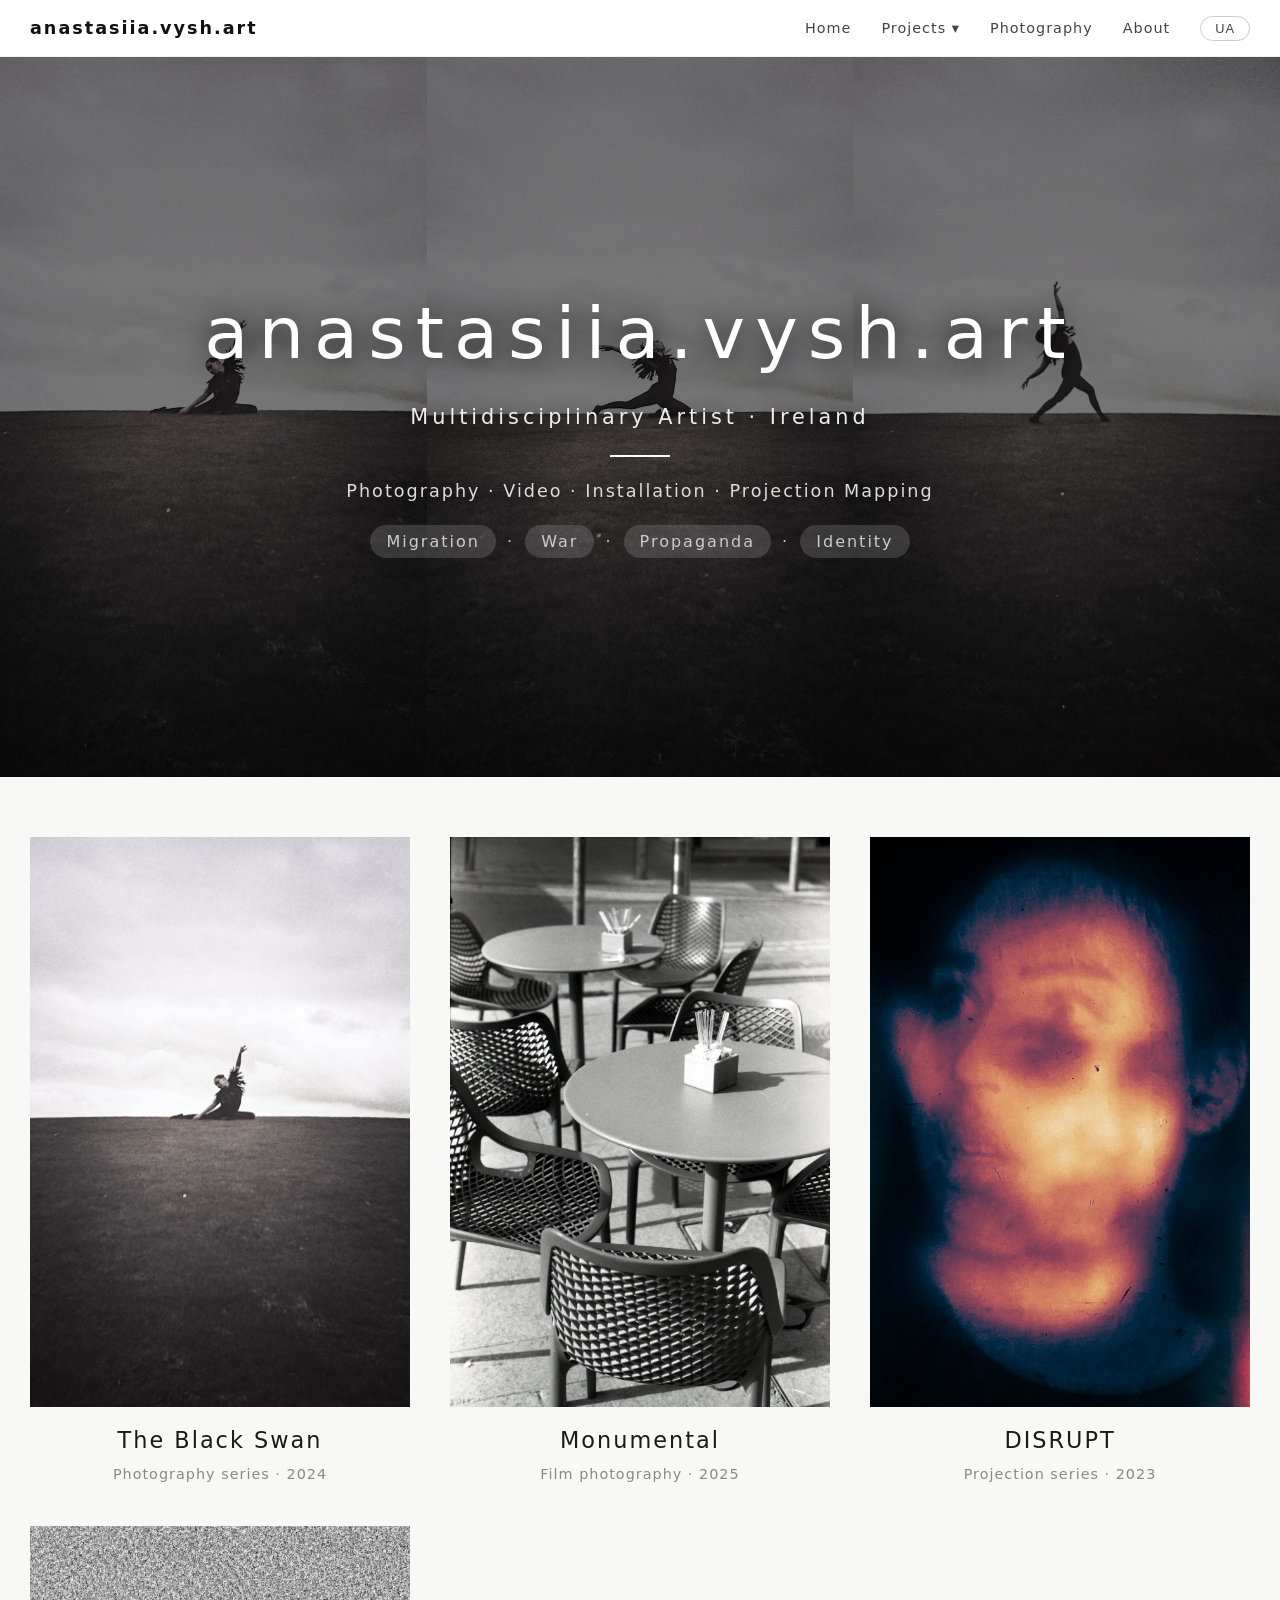
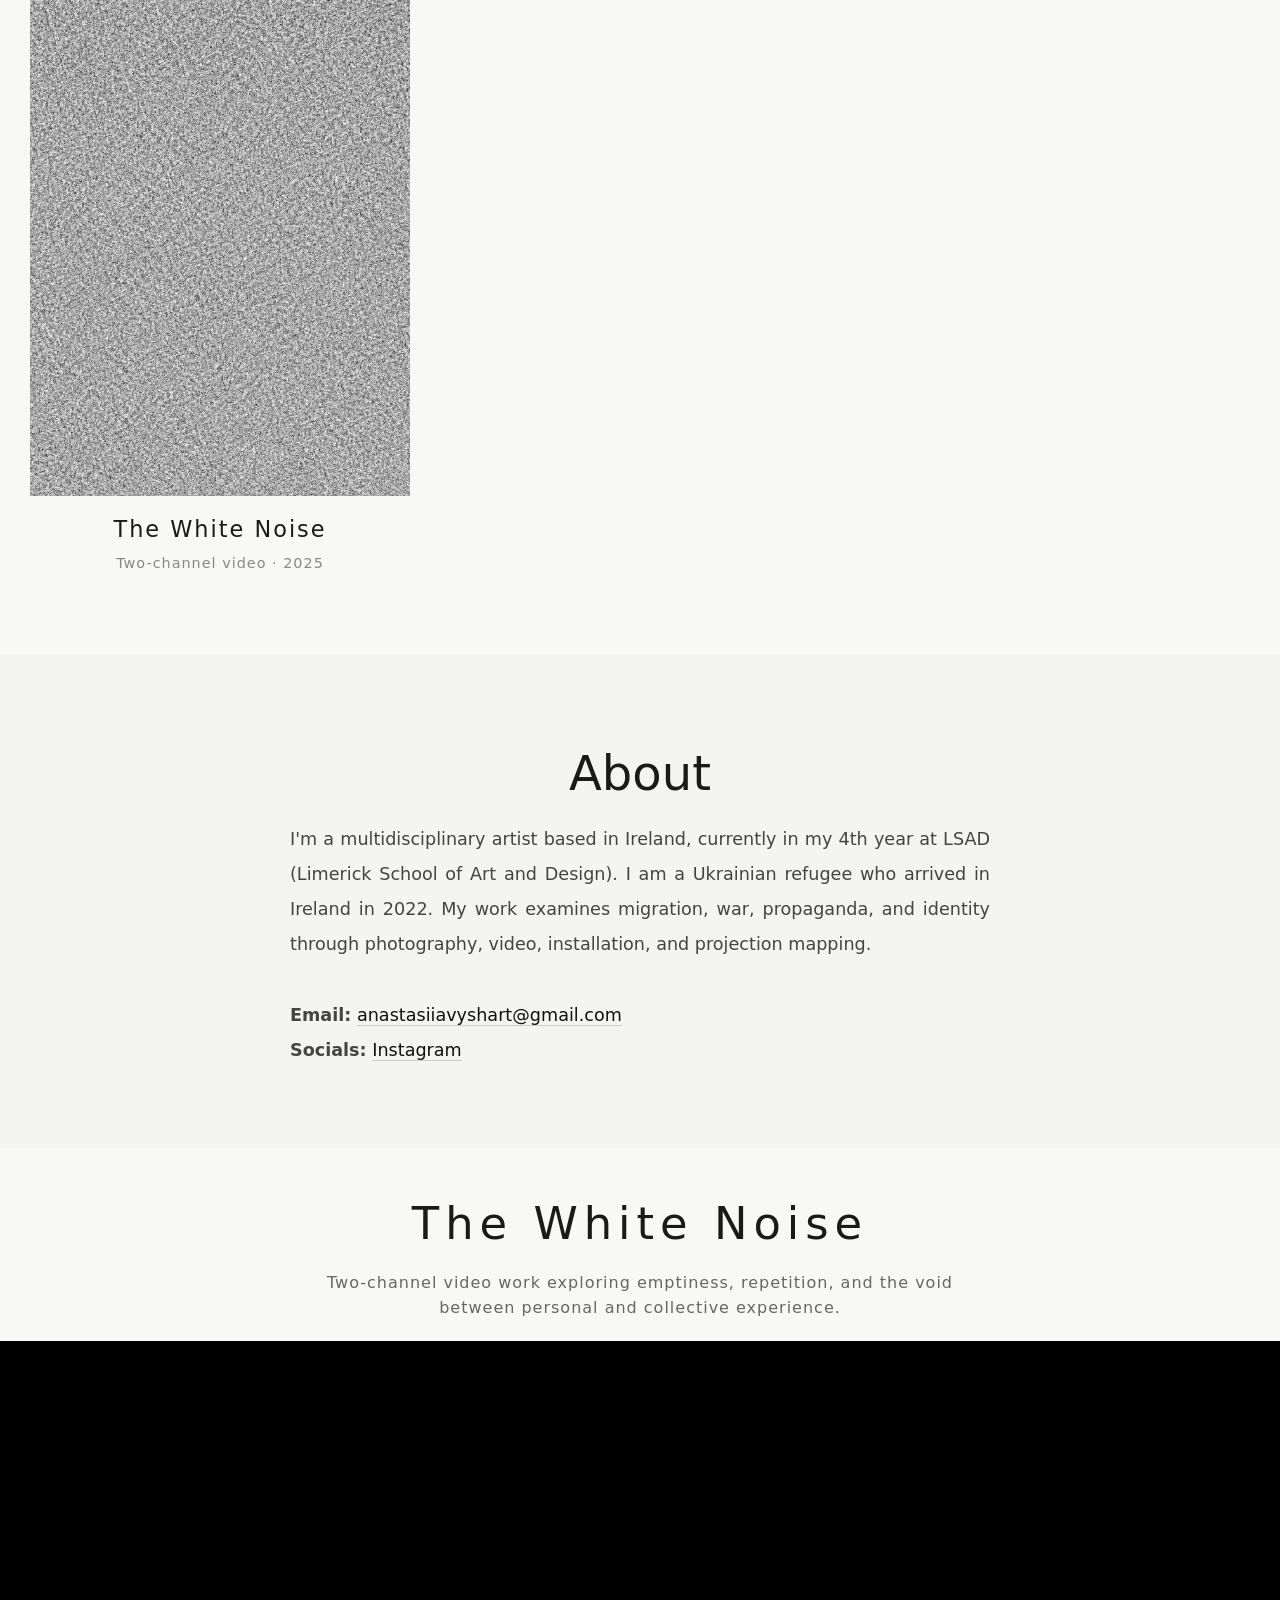
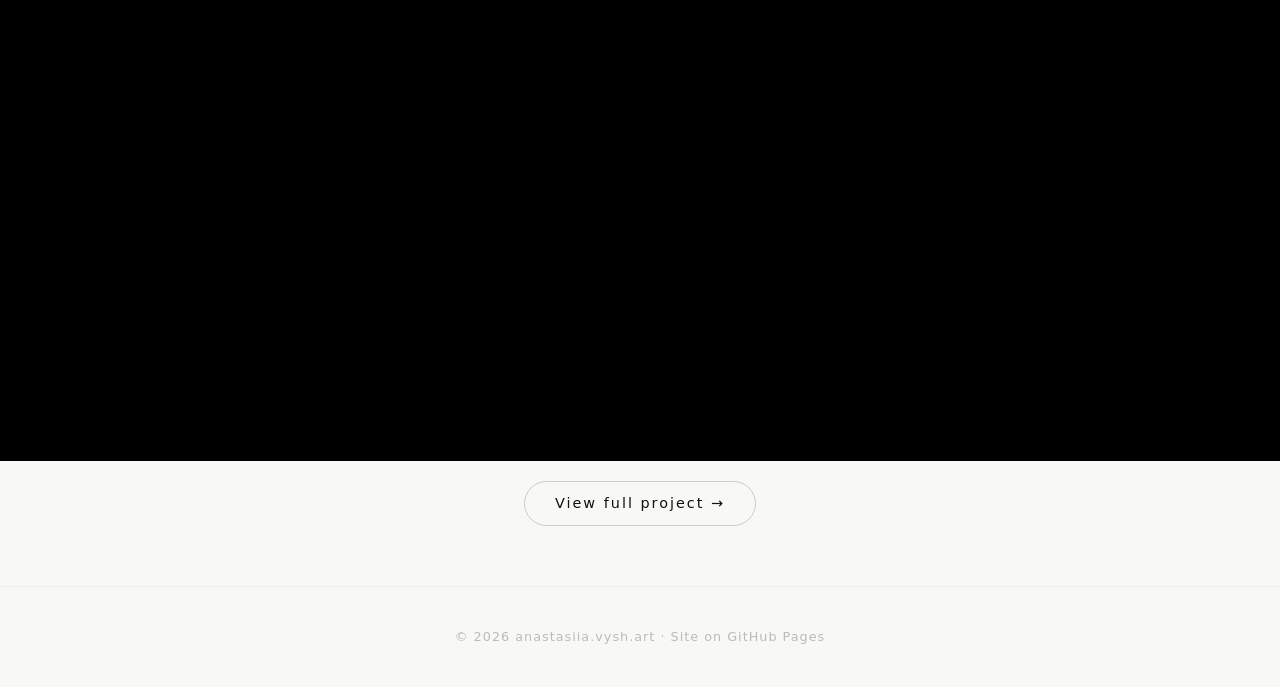
<file: index.html>
<!DOCTYPE html>
<html lang="uk">
<head>
    <meta charset="UTF-8">
    <meta name="viewport" content="width=device-width, initial-scale=1.0">
    <title>anastasiia.vysh.art</title>
    
    <meta property="og:title" content="anastasiia.vysh.art">
    <meta property="og:type" content="website">
    <meta property="og:url" content="https://Anastasiia-Vysh-Art.github.io">
    <meta property="og:image" content="https://Anastasiia-Vysh-Art.github.io/images/BS_film1.jpg">
    <meta id="og-description" property="og:description" content="Multidisciplinary artist portfolio. Photography, video, installation, projection mapping. Migration, war, propaganda, identity.">
    <meta name="description" id="meta-description" content="Multidisciplinary artist portfolio. Photography, video, installation, projection mapping. Migration, war, propaganda, identity.">

    <link rel="icon" href="favicon.ico?v=2" sizes="any">
    <link rel="icon" href="favicon.svg?v=2" type="image/svg+xml">
    <link rel="apple-touch-icon" href="apple-touch-icon.png?v=2">
    <link rel="icon" type="image/png" sizes="32x32" href="favicon-32x32.png?v=2">
    <link rel="icon" type="image/png" sizes="16x16" href="favicon-16x16.png?v=2">
    <link rel="stylesheet" href="style.css">
</head>
<body>

    <nav class="navbar">
        <div class="nav-container">
            <a href="index.html" class="logo">anastasiia.vysh.art</a>
            <ul class="nav-menu">
                <li><a href="index.html" data-lang="en">Home</a><a href="index.html" data-lang="uk" style="display:none;">Головна</a></li>
                
                <li class="dropdown">
                    <a href="#" data-lang="en" class="dropbtn">Projects ▾</a>
                    <a href="#" data-lang="uk" class="dropbtn" style="display:none;">Проєкти ▾</a>
                    <ul class="dropdown-content">
                        <li><a href="black-swan.html" data-lang="en">The Black Swan</a><a href="black-swan.html" data-lang="uk" style="display:none;">Чорний лебідь</a></li>
                        <li><a href="monumental.html" data-lang="en">Monumental</a><a href="monumental.html" data-lang="uk" style="display:none;">Монументальне</a></li>
                        <li><a href="disrupt.html" data-lang="en">DISRUPT</a><a href="disrupt.html" data-lang="uk" style="display:none;">DISRUPT</a></li>
                        <li><a href="white-noise.html" data-lang="en">The White Noise</a><a href="white-noise.html" data-lang="uk" style="display:none;">The White Noise</a></li>
                    </ul>
                </li>

                <li><a href="photography.html" data-lang="en">Photography</a><a href="photography.html" data-lang="uk" style="display:none;">Фотографія</a></li>
                <li><a href="about.html" data-lang="en">About</a><a href="about.html" data-lang="uk" style="display:none;">Про мене</a></li>
                <li><button id="lang-switch" class="lang-btn">UA</button></li>
            </ul>
        </div>
    </nav>

    <header class="hero-triptych">
        <img src="images/BS_film1.jpg" alt="The Black Swan, frame 1">
        <img src="images/BS_film2.jpg" alt="The Black Swan, frame 2">
        <img src="images/BS_film3.jpg" alt="The Black Swan, frame 3">
        <div class="hero-overlay">
            <h1>anastasiia.vysh.art</h1>
            <p class="subtitle" data-lang="en">Multidisciplinary Artist · Ireland</p>
            <p class="subtitle" data-lang="uk" style="display:none;">Мультидисциплінарна художниця · Ірландія</p>
            <div class="hero-line"></div>
            <p class="hero-desc" data-lang="en">Photography · Video · Installation · Projection Mapping</p>
            <p class="hero-desc" data-lang="uk" style="display:none;">Фотографія · Відео · Інсталяції · Проєкційний мапінг</p>
            <p class="hero-themes">
                <span data-lang="en">Migration</span><span data-lang="uk" style="display:none;">Міграція</span> · 
                <span data-lang="en">War</span><span data-lang="uk" style="display:none;">Війна</span> · 
                <span data-lang="en">Propaganda</span><span data-lang="uk" style="display:none;">Пропаганда</span> · 
                <span data-lang="en">Identity</span><span data-lang="uk" style="display:none;">Ідентичність</span>
            </p>
        </div>
    </header>

    <section class="projects-grid">
        <div class="project-card">
            <a href="black-swan.html">
                <div class="project-thumb">
                    <img src="images/BS_film1.jpg" alt="The Black Swan">
                </div>
                <h3 data-lang="en">The Black Swan</h3>
                <h3 data-lang="uk" style="display:none;">Чорний лебідь</h3>
                <p data-lang="en">Photography series · 2024</p>
                <p data-lang="uk" style="display:none;">Фотографічна серія · 2024</p>
            </a>
        </div>

        <div class="project-card">
            <a href="monumental.html">
                <div class="project-thumb">
                    <img src="images/mfilm_01.jpg" alt="Monumental">
                </div>
                <h3>Monumental</h3>
                <p data-lang="en">Film photography · 2025</p>
                <p data-lang="uk" style="display:none;">Плівкова фотографія · 2025</p>
            </a>
        </div>

        <div class="project-card">
            <a href="disrupt.html">
                <div class="project-thumb">
                    <img src="images/disrupt_01.jpg" alt="DISRUPT">
                </div>
                <h3>DISRUPT</h3>
                <p data-lang="en">Projection series · 2023</p>
                <p data-lang="uk" style="display:none;">Серія проєкцій · 2023</p>
            </a>
        </div>

        <div class="project-card">
            <a href="white-noise.html">
                <div class="project-thumb">
                    <img src="images/white_noise_thumb.jpg" alt="The White Noise">
                </div>
                <h3>The White Noise</h3>
                <p data-lang="en">Two-channel video · 2025</p>
                <p data-lang="uk" style="display:none;">Дворканальне відео · 2025</p>
            </a>
        </div>
    </section>

    <section class="section alt-bg">
        <h2 data-lang="en">About</h2>
        <h2 data-lang="uk" style="display:none;">Про мене</h2>
        <div class="about-wrapper">
            <p data-lang="en">
                I'm a multidisciplinary artist based in Ireland, currently in my 4th year 
                at LSAD (Limerick School of Art and Design). I am a Ukrainian refugee who 
                arrived in Ireland in 2022. My work examines migration, war, propaganda, 
                and identity through photography, video, installation, and projection mapping.
                <br><br>
                <strong>Email:</strong> <a href="mailto:anastasiiavyshart@gmail.com">anastasiiavyshart@gmail.com</a><br>
                <strong>Socials:</strong> 
                <a href="https://instagram.com/anastasiia.vysh.art" target="_blank">Instagram</a>
            </p>
            <p data-lang="uk" style="display:none;">
                Я мультидисциплінарна художниця з Ірландії, наразі на 4 курсі 
                LSAD (Limerick School of Art and Design). Я українська біженка, 
                яка прибула до Ірландії в 2022 році. Мої роботи досліджують 
                міграцію, війну, пропаганду та ідентичність через фотографію, 
                відео, інсталяції та проєкційний мапінг.
                <br><br>
                <strong>Email:</strong> <a href="mailto:anastasiiavyshart@gmail.com">anastasiiavyshart@gmail.com</a><br>
                <strong>Соцмережі:</strong> 
                <a href="https://instagram.com/anastasiia.vysh.art" target="_blank">Instagram</a>
            </p>
        </div>
    </section>

    <!-- ====== ВІДЕО ВНИЗУ ГОЛОВНОЇ ====== -->
    <section class="section featured-video">
        <h2>The White Noise</h2>
        <p class="video-desc" data-lang="en">
            Two-channel video work exploring emptiness, repetition, and the void between personal and collective experience.
        </p>
        <p class="video-desc" data-lang="uk" style="display:none;">
            Дворканальна відеоробота про порожнечу, повторення та порожнечу між особистим і колективним досвідом.
        </p>
        <div class="video-container featured">
            <iframe src="https://player.vimeo.com/video/1140136219" 
                    width="100%" 
                    height="100%" 
                    frameborder="0" 
                    allow="autoplay; fullscreen; picture-in-picture" 
                    allowfullscreen>
            </iframe>
        </div>
        <div class="video-footer">
            <a href="white-noise.html" class="btn-secondary" data-lang="en">View full project →</a>
            <a href="white-noise.html" class="btn-secondary" data-lang="uk" style="display:none;">Дивитись повний проєкт →</a>
        </div>
    </section>

    <footer>
        <p data-lang="en">© 2026 anastasiia.vysh.art · Site on GitHub Pages</p>
        <p data-lang="uk" style="display:none;">© 2026 anastasiia.vysh.art · Сайт на GitHub Pages</p>
    </footer>

    <script>
        document.addEventListener('DOMContentLoaded', function() {
            const langBtn = document.getElementById('lang-switch');
            let currentLang = localStorage.getItem('lang') || 'en';

            function applyLanguage(lang) {
                document.querySelectorAll('[data-lang]').forEach(el => {
                    if (el.getAttribute('data-lang') === lang) {
                        el.style.display = '';
                    } else {
                        el.style.display = 'none';
                    }
                });
                document.querySelectorAll('.nav-menu a[data-lang]').forEach(el => {
                    if (el.getAttribute('data-lang') === lang) {
                        el.style.display = '';
                    } else {
                        el.style.display = 'none';
                    }
                });
                document.querySelectorAll('.dropdown-content a[data-lang]').forEach(el => {
                    if (el.getAttribute('data-lang') === lang) {
                        el.style.display = '';
                    } else {
                        el.style.display = 'none';
                    }
                });
                langBtn.textContent = lang === 'en' ? 'UA' : 'EN';

                const metaDesc = document.getElementById('meta-description');
                const ogDesc = document.getElementById('og-description');
                if (lang === 'en') {
                    metaDesc.content = "Multidisciplinary artist portfolio. Photography, video, installation, projection mapping. Migration, war, propaganda, identity.";
                    ogDesc.content = "Multidisciplinary artist portfolio. Photography, video, installation, projection mapping. Migration, war, propaganda, identity.";
                } else {
                    metaDesc.content = "Портфоліо мультидисциплінарної художниці. Фотографія, відео, інсталяції, проєкційний мапінг. Міграція, війна, пропаганда, ідентичність.";
                    ogDesc.content = "Портфоліо мультидисциплінарної художниці. Фотографія, відео, інсталяції, проєкційний мапінг. Міграція, війна, пропаганда, ідентичність.";
                }
            }

            applyLanguage(currentLang);

            langBtn.addEventListener('click', function() {
                const nextLang = currentLang === 'en' ? 'uk' : 'en';
                currentLang = nextLang;
                localStorage.setItem('lang', nextLang);
                applyLanguage(nextLang);
            });
        });

        document.querySelectorAll('.dropbtn').forEach(btn => {
            btn.addEventListener('click', function(e) {
                e.preventDefault();
                const parent = this.closest('.dropdown');
                parent.classList.toggle('active');
            });
        });
    </script>

</body>
</html>
</file>
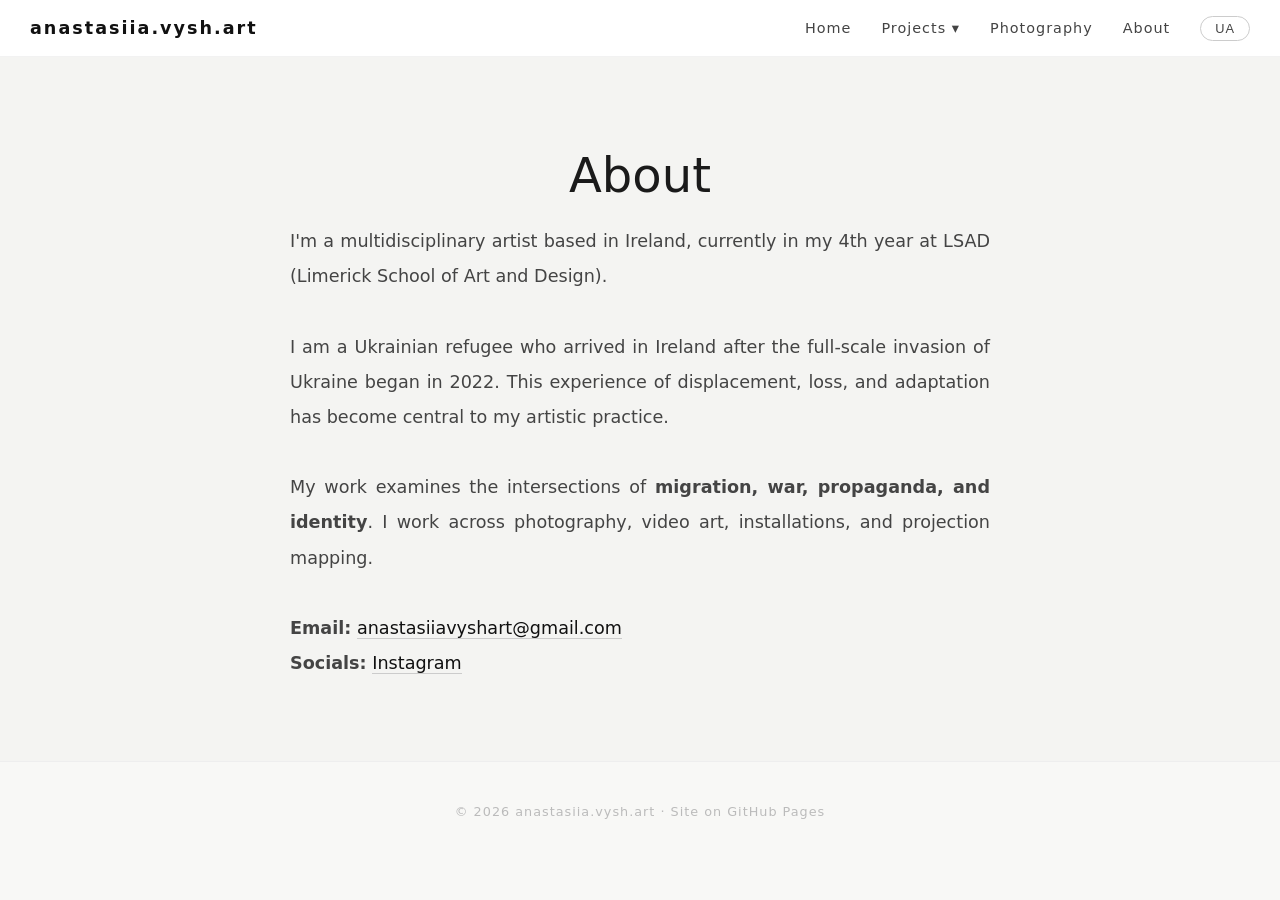
<file: about.html>
<!DOCTYPE html>
<html lang="uk">
<head>
    <meta charset="UTF-8">
    <meta name="viewport" content="width=device-width, initial-scale=1.0">
    <title>About · anastasiia.vysh.art</title>
    <meta name="description" content="About Anastasiia Vyshnevska — multidisciplinary artist based in Ireland. Ukrainian refugee, LSAD 4th year.">
    
    <meta property="og:title" content="About · anastasiia.vysh.art">
    <meta property="og:type" content="website">
    <meta property="og:url" content="https://Anastasiia-Vysh-Art.github.io/about.html">
    <meta property="og:image" content="https://Anastasiia-Vysh-Art.github.io/images/BS_film1.jpg">
    <meta id="og-description" property="og:description" content="About Anastasiia Vyshnevska — multidisciplinary artist based in Ireland. Ukrainian refugee, LSAD 4th year.">
    <meta name="description" id="meta-description" content="About Anastasiia Vyshnevska — multidisciplinary artist based in Ireland. Ukrainian refugee, LSAD 4th year.">

    <link rel="icon" href="favicon.ico?v=2" sizes="any">
    <link rel="icon" href="favicon.svg?v=2" type="image/svg+xml">
    <link rel="apple-touch-icon" href="apple-touch-icon.png?v=2">
    <link rel="icon" type="image/png" sizes="32x32" href="favicon-32x32.png?v=2">
    <link rel="icon" type="image/png" sizes="16x16" href="favicon-16x16.png?v=2">
    <link rel="stylesheet" href="style.css">
</head>
<body>

    <nav class="navbar">
        <div class="nav-container">
            <a href="index.html" class="logo">anastasiia.vysh.art</a>
            <ul class="nav-menu">
                <li><a href="index.html" data-lang="en">Home</a><a href="index.html" data-lang="uk" style="display:none;">Головна</a></li>
                
                <li class="dropdown">
                    <a href="#" data-lang="en" class="dropbtn">Projects ▾</a>
                    <a href="#" data-lang="uk" class="dropbtn" style="display:none;">Проєкти ▾</a>
                    <ul class="dropdown-content">
                        <li><a href="black-swan.html" data-lang="en">The Black Swan</a><a href="black-swan.html" data-lang="uk" style="display:none;">Чорний лебідь</a></li>
                        <li><a href="monumental.html" data-lang="en">Monumental</a><a href="monumental.html" data-lang="uk" style="display:none;">Монументальне</a></li>
                        <li><a href="disrupt.html" data-lang="en">DISRUPT</a><a href="disrupt.html" data-lang="uk" style="display:none;">DISRUPT</a></li>
                        <li><a href="white-noise.html" data-lang="en">The White Noise</a><a href="white-noise.html" data-lang="uk" style="display:none;">The White Noise</a></li>
                    </ul>
                </li>

                <li><a href="photography.html" data-lang="en">Photography</a><a href="photography.html" data-lang="uk" style="display:none;">Фотографія</a></li>
                <li><a href="about.html" data-lang="en">About</a><a href="about.html" data-lang="uk" style="display:none;">Про мене</a></li>
                <li><button id="lang-switch" class="lang-btn">UA</button></li>
            </ul>
        </div>
    </nav>

    <section class="section alt-bg">
        <h2 data-lang="en">About</h2>
        <h2 data-lang="uk" style="display:none;">Про мене</h2>
        <div class="about-wrapper">
            <p data-lang="en">
                I'm a multidisciplinary artist based in Ireland, currently in my 4th year 
                at LSAD (Limerick School of Art and Design). <br><br>
                I am a Ukrainian refugee who arrived in Ireland after the full-scale 
                invasion of Ukraine began in 2022. This experience of displacement, loss, 
                and adaptation has become central to my artistic practice. <br><br>
                My work examines the intersections of <strong>migration, war, propaganda, 
                and identity</strong>. I work across photography, video art, installations, 
                and projection mapping. <br><br>
                <strong>Email:</strong> <a href="mailto:anastasiiavyshart@gmail.com">anastasiiavyshart@gmail.com</a><br>
                <strong>Socials:</strong> 
                <a href="https://instagram.com/anastasiia.vysh.art" target="_blank">Instagram</a>
            </p>
            <p data-lang="uk" style="display:none;">
                Я мультидисциплінарна художниця, яка живе в Ірландії, наразі навчаюся на 4 курсі 
                в LSAD (Limerick School of Art and Design). <br><br>
                Я українська біженка, яка прибула до Ірландії після початку повномасштабного 
                вторгнення в Україну в 2022 році. Цей досвід переміщення, втрати та адаптації 
                став центральним у моїй художній практиці. <br><br>
                Мої роботи досліджують перетин <strong>міграції, війни, пропаганди та 
                ідентичності</strong>. Я працюю з фотографією, відеоартом, інсталяціями 
                та проєкційним мапінгом. <br><br>
                <strong>Email:</strong> <a href="mailto:anastasiiavyshart@gmail.com">anastasiiavyshart@gmail.com</a><br>
                <strong>Соцмережі:</strong> 
                <a href="https://instagram.com/anastasiia.vysh.art" target="_blank">Instagram</a>
            </p>
        </div>
    </section>

    <footer>
        <p data-lang="en">© 2026 anastasiia.vysh.art · Site on GitHub Pages</p>
        <p data-lang="uk" style="display:none;">© 2026 anastasiia.vysh.art · Сайт на GitHub Pages</p>
    </footer>

    <script>
        document.addEventListener('DOMContentLoaded', function() {
            const langBtn = document.getElementById('lang-switch');
            let currentLang = localStorage.getItem('lang') || 'en';

            function applyLanguage(lang) {
                document.querySelectorAll('[data-lang]').forEach(el => {
                    if (el.getAttribute('data-lang') === lang) {
                        el.style.display = '';
                    } else {
                        el.style.display = 'none';
                    }
                });
                document.querySelectorAll('.nav-menu a[data-lang]').forEach(el => {
                    if (el.getAttribute('data-lang') === lang) {
                        el.style.display = '';
                    } else {
                        el.style.display = 'none';
                    }
                });
                document.querySelectorAll('.dropdown-content a[data-lang]').forEach(el => {
                    if (el.getAttribute('data-lang') === lang) {
                        el.style.display = '';
                    } else {
                        el.style.display = 'none';
                    }
                });
                langBtn.textContent = lang === 'en' ? 'UA' : 'EN';

                const metaDesc = document.getElementById('meta-description');
                const ogDesc = document.getElementById('og-description');
                if (lang === 'en') {
                    metaDesc.content = "About Anastasiia Vyshnevska — multidisciplinary artist based in Ireland. Ukrainian refugee, LSAD 4th year.";
                    ogDesc.content = "About Anastasiia Vyshnevska — multidisciplinary artist based in Ireland. Ukrainian refugee, LSAD 4th year.";
                } else {
                    metaDesc.content = "Про Анастасію Вишневську — мультидисциплінарну художницю з Ірландії. Українська біженка, 4 курс LSAD.";
                    ogDesc.content = "Про Анастасію Вишневську — мультидисциплінарну художницю з Ірландії. Українська біженка, 4 курс LSAD.";
                }
            }

            applyLanguage(currentLang);

            langBtn.addEventListener('click', function() {
                const nextLang = currentLang === 'en' ? 'uk' : 'en';
                currentLang = nextLang;
                localStorage.setItem('lang', nextLang);
                applyLanguage(nextLang);
            });
        });

        document.querySelectorAll('.dropbtn').forEach(btn => {
            btn.addEventListener('click', function(e) {
                e.preventDefault();
                const parent = this.closest('.dropdown');
                parent.classList.toggle('active');
            });
        });
    </script>

</body>
</html>
</file>
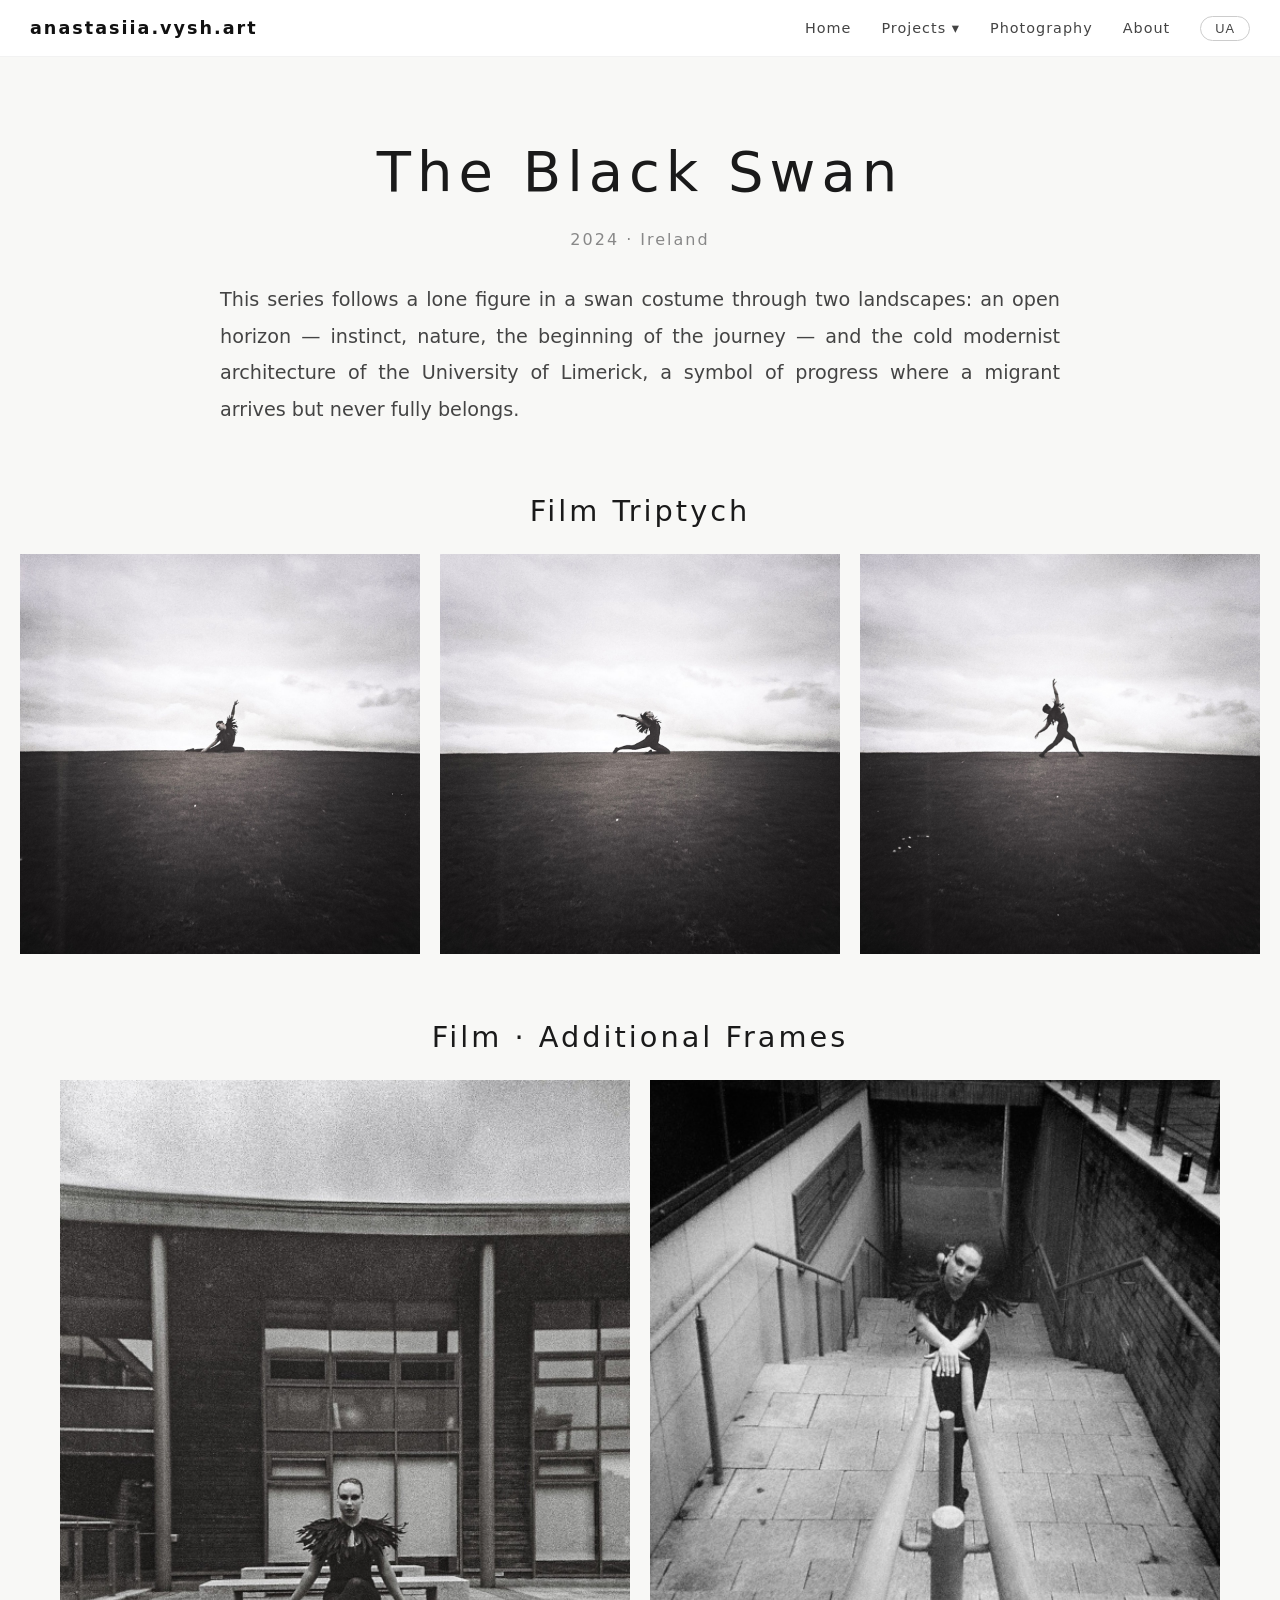
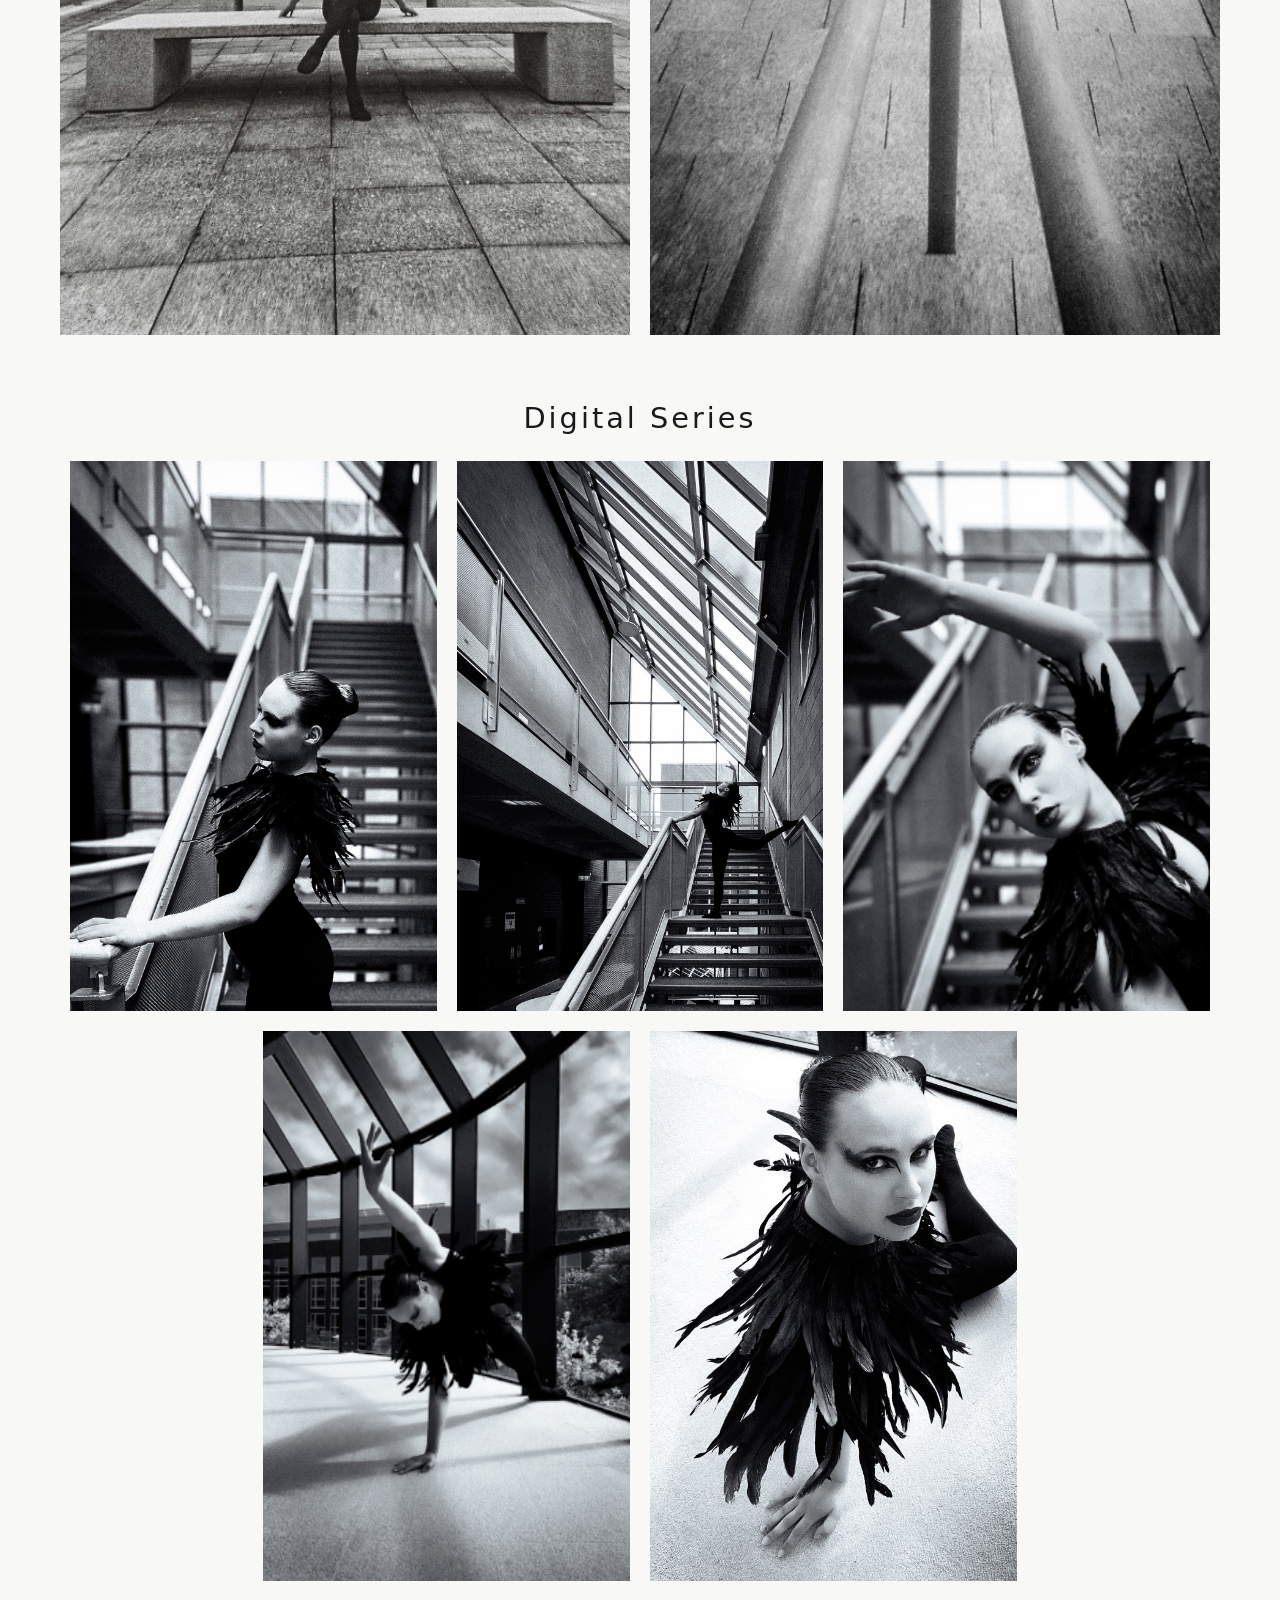
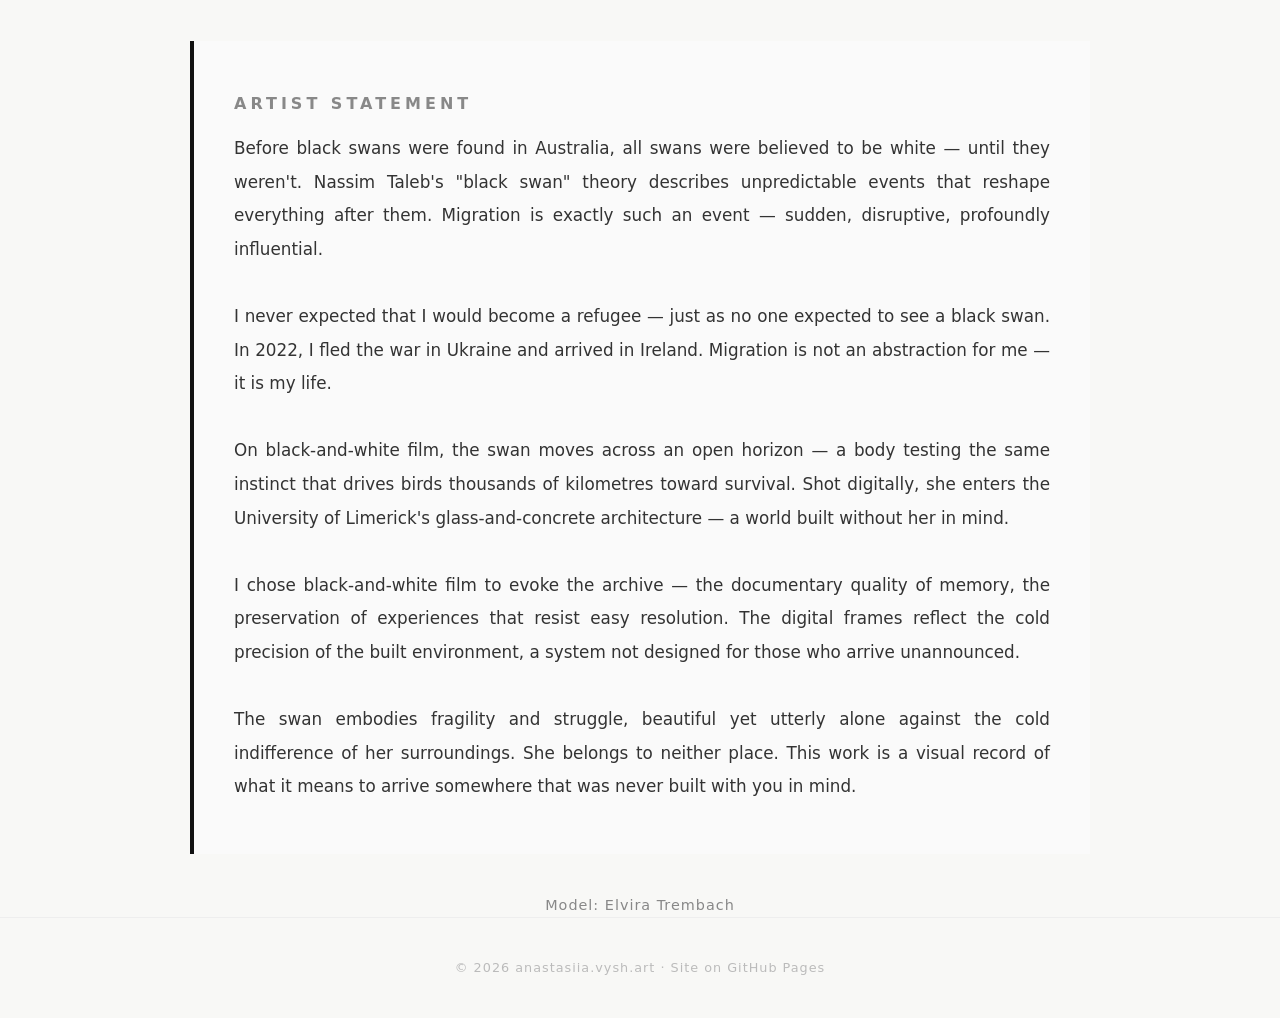
<file: black-swan.html>
<!DOCTYPE html>
<html lang="uk">
<head>
    <meta charset="UTF-8">
    <meta name="viewport" content="width=device-width, initial-scale=1.0">
    <title>The Black Swan · 2024 · Ireland · anastasiia.vysh.art</title>
    <meta name="description" content="The Black Swan — photography series by Anastasiia Vyshnevska. Migration, black swan theory, University of Limerick.">
    
    <meta property="og:title" content="The Black Swan · 2024 · Ireland · anastasiia.vysh.art">
    <meta property="og:type" content="website">
    <meta property="og:url" content="https://Anastasiia-Vysh-Art.github.io/black-swan.html">
    <meta property="og:image" content="https://Anastasiia-Vysh-Art.github.io/images/BS_film1.jpg">
    <meta id="og-description" property="og:description" content="The Black Swan — photography series exploring migration, black swan theory, and the architecture of arrival.">
    <meta name="description" id="meta-description" content="The Black Swan — photography series exploring migration, black swan theory, and the architecture of arrival.">

    <link rel="icon" href="favicon.ico?v=2" sizes="any">
    <link rel="icon" href="favicon.svg?v=2" type="image/svg+xml">
    <link rel="apple-touch-icon" href="apple-touch-icon.png?v=2">
    <link rel="icon" type="image/png" sizes="32x32" href="favicon-32x32.png?v=2">
    <link rel="icon" type="image/png" sizes="16x16" href="favicon-16x16.png?v=2">
    <link rel="stylesheet" href="style.css">
</head>
<body>

    <nav class="navbar">
        <div class="nav-container">
            <a href="index.html" class="logo">anastasiia.vysh.art</a>
            <ul class="nav-menu">
                <li><a href="index.html" data-lang="en">Home</a><a href="index.html" data-lang="uk" style="display:none;">Головна</a></li>
                
                <li class="dropdown">
                    <a href="#" data-lang="en" class="dropbtn">Projects ▾</a>
                    <a href="#" data-lang="uk" class="dropbtn" style="display:none;">Проєкти ▾</a>
                    <ul class="dropdown-content">
                        <li><a href="black-swan.html" data-lang="en">The Black Swan</a><a href="black-swan.html" data-lang="uk" style="display:none;">Чорний лебідь</a></li>
                        <li><a href="monumental.html" data-lang="en">Monumental</a><a href="monumental.html" data-lang="uk" style="display:none;">Монументальне</a></li>
                        <li><a href="disrupt.html" data-lang="en">DISRUPT</a><a href="disrupt.html" data-lang="uk" style="display:none;">DISRUPT</a></li>
                        <li><a href="white-noise.html" data-lang="en">The White Noise</a><a href="white-noise.html" data-lang="uk" style="display:none;">The White Noise</a></li>
                    </ul>
                </li>

                <li><a href="photography.html" data-lang="en">Photography</a><a href="photography.html" data-lang="uk" style="display:none;">Фотографія</a></li>
                <li><a href="about.html" data-lang="en">About</a><a href="about.html" data-lang="uk" style="display:none;">Про мене</a></li>
                <li><button id="lang-switch" class="lang-btn">UA</button></li>
            </ul>
        </div>
    </nav>

    <section class="project-section">

        <div class="project-intro">
            <h2 data-lang="en">The Black Swan</h2>
            <h2 data-lang="uk" style="display:none;">Чорний лебідь</h2>
            <p class="project-meta" data-lang="en">2024 · Ireland</p>
            <p class="project-meta" data-lang="uk" style="display:none;">2024 · Ірландія</p>
            <p class="intro-text" data-lang="en">
                This series follows a lone figure in a swan costume through two landscapes: 
                an open horizon — instinct, nature, the beginning of the journey — and the 
                cold modernist architecture of the University of Limerick, a symbol of 
                progress where a migrant arrives but never fully belongs.
            </p>
            <p class="intro-text" data-lang="uk" style="display:none;">
                Ця серія прослідковує за одинокою постаттю в костюмі лебедя через два ландшафти: 
                відкритий горизонт — інстинкт, природа, початок подорожі — та холодну 
                модерністську архітектуру Університету Лімерика, символ прогресу, куди 
                мігрант прибуває, але ніколи не стає своїм до кінця.
            </p>
        </div>

        <div class="film-block">
            <h3 data-lang="en">Film Triptych</h3>
            <h3 data-lang="uk" style="display:none;">Плівковий триптих</h3>
            <div class="triptych">
                <div class="triptych-item">
                    <img src="images/BS_film1.jpg" alt="Frame 1" class="clickable">
                    <div class="photo-meta">#OpenHorizon #2024 #Film</div>
                </div>
                <div class="triptych-item">
                    <img src="images/BS_film2.jpg" alt="Frame 2" class="clickable">
                    <div class="photo-meta">#OpenHorizon #2024 #Film</div>
                </div>
                <div class="triptych-item">
                    <img src="images/BS_film3.jpg" alt="Frame 3" class="clickable">
                    <div class="photo-meta">#OpenHorizon #2024 #Film</div>
                </div>
            </div>
        </div>

        <div class="film-extra">
            <h3 data-lang="en">Film · Additional Frames</h3>
            <h3 data-lang="uk" style="display:none;">Плівка · Додаткові кадри</h3>
            <div class="film-extra-grid">
                <div class="film-extra-item">
                    <img src="images/BS_film4.jpg" alt="Frame 4" class="clickable">
                    <div class="photo-meta">#OpenHorizon #2024 #Film</div>
                </div>
                <div class="film-extra-item">
                    <img src="images/BS_film5.jpg" alt="Frame 5" class="clickable">
                    <div class="photo-meta">#OpenHorizon #2024 #Film</div>
                </div>
            </div>
        </div>

        <div class="digital-block">
            <h3 data-lang="en">Digital Series</h3>
            <h3 data-lang="uk" style="display:none;">Цифрова серія</h3>
            <div class="digital-flex-container">
                <div class="digital-item">
                    <img src="images/BS_digital1.jpg" alt="UL corridor" class="clickable">
                    <div class="photo-meta">#Limerick #2024 #Digital</div>
                </div>
                <div class="digital-item">
                    <img src="images/BS_digital2.jpg" alt="UL courtyard" class="clickable">
                    <div class="photo-meta">#Limerick #2024 #Digital</div>
                </div>
                <div class="digital-item">
                    <img src="images/BS_digital3.jpg" alt="UL staircase" class="clickable">
                    <div class="photo-meta">#Limerick #2024 #Digital</div>
                </div>
                <div class="digital-item">
                    <img src="images/BS_digital4.jpg" alt="UL ramp" class="clickable">
                    <div class="photo-meta">#Limerick #2024 #Digital</div>
                </div>
                <div class="digital-item">
                    <img src="images/BS_digital5.jpg" alt="UL portrait" class="clickable">
                    <div class="photo-meta">#Limerick #2024 #Digital</div>
                </div>
            </div>
        </div>

        <div class="statement">
            <h4 data-lang="en">Artist Statement</h4>
            <h4 data-lang="uk" style="display:none;">Художнє висловлювання</h4>
            <p data-lang="en">
                Before black swans were found in Australia, all swans were believed to be white — until they weren't. 
                Nassim Taleb's "black swan" theory describes unpredictable events that reshape everything after them. 
                Migration is exactly such an event — sudden, disruptive, profoundly influential. <br><br>
                I never expected that I would become a refugee — just as no one expected to see a black swan. 
                In 2022, I fled the war in Ukraine and arrived in Ireland. Migration is not an abstraction for me — 
                it is my life. <br><br>
                On black-and-white film, the swan moves across an open horizon — a body testing the same instinct that 
                drives birds thousands of kilometres toward survival. Shot digitally, she enters the University of 
                Limerick's glass-and-concrete architecture — a world built without her in mind. <br><br>
                I chose black-and-white film to evoke the archive — the documentary quality of memory, the preservation 
                of experiences that resist easy resolution. The digital frames reflect the cold precision of the built 
                environment, a system not designed for those who arrive unannounced. <br><br>
                The swan embodies fragility and struggle, beautiful yet utterly alone against the cold indifference of 
                her surroundings. She belongs to neither place. This work is a visual record of what it means to arrive 
                somewhere that was never built with you in mind.
            </p>
            <p data-lang="uk" style="display:none;">
                До того, як в Австралії знайшли чорних лебедів, всі вважали, що лебеді бувають лише білими — поки це не перестало бути правдою. 
                Теорія "чорного лебедя" Нассіма Талеба описує непередбачувані події, які змінюють все навколо. 
                Міграція — саме така подія: раптова, руйнівна, надзвичайно впливова. <br><br>
                Я ніколи не очікувала, що стану біженкою — так само, як ніхто не очікував побачити чорного лебедя. 
                У 2022 році я втекла від війни в Україні та прибула до Ірландії. Міграція для мене — не абстракція, 
                це моє життя. <br><br>
                На чорно-білій плівці лебідь рухається крізь відкритий горизонт — тіло, що перевіряє той самий інстинкт, 
                який жене птахів на тисячі кілометрів заради виживання. У цифровій частині вона входить у скляно-бетонну 
                архітектуру Університету Лімерика — світ, побудований без неї. <br><br>
                Я обрала чорно-білу плівку, щоб викликати асоціацію з архівом — документальною якістю пам'яті, збереженням 
                досвіду, який не піддається легкому осмисленню. Цифрові кадри відображають холодну точність побудованого 
                середовища — системи, не призначеної для тих, хто прибуває без попередження. <br><br>
                Лебідь втілює крихкість і боротьбу, прекрасний і водночас абсолютно самотній на тлі холодної байдужості 
                світу. Вона не належить до жодного з цих місць. Ця робота — візуальний запис того, що означає прибути 
                туди, де тебе ніколи не чекали.
            </p>
        </div>

        <p class="credit" data-lang="en">Model: Elvira Trembach</p>
        <p class="credit" data-lang="uk" style="display:none;">Модель: Ельвіра Трембач</p>

    </section>

    <footer>
        <p data-lang="en">© 2026 anastasiia.vysh.art · Site on GitHub Pages</p>
        <p data-lang="uk" style="display:none;">© 2026 anastasiia.vysh.art · Сайт на GitHub Pages</p>
    </footer>

    <div id="modal" class="modal">
        <span class="modal-close">&times;</span>
        <img class="modal-content" id="modal-img">
    </div>

    <script>
        document.addEventListener('DOMContentLoaded', function() {
            const langBtn = document.getElementById('lang-switch');
            let currentLang = localStorage.getItem('lang') || 'en';

            function applyLanguage(lang) {
                document.querySelectorAll('[data-lang]').forEach(el => {
                    if (el.getAttribute('data-lang') === lang) {
                        el.style.display = '';
                    } else {
                        el.style.display = 'none';
                    }
                });
                document.querySelectorAll('.nav-menu a[data-lang]').forEach(el => {
                    if (el.getAttribute('data-lang') === lang) {
                        el.style.display = '';
                    } else {
                        el.style.display = 'none';
                    }
                });
                document.querySelectorAll('.dropdown-content a[data-lang]').forEach(el => {
                    if (el.getAttribute('data-lang') === lang) {
                        el.style.display = '';
                    } else {
                        el.style.display = 'none';
                    }
                });
                langBtn.textContent = lang === 'en' ? 'UA' : 'EN';

                const metaDesc = document.getElementById('meta-description');
                const ogDesc = document.getElementById('og-description');
                if (lang === 'en') {
                    metaDesc.content = "The Black Swan — photography series exploring migration, black swan theory, and the architecture of arrival.";
                    ogDesc.content = "The Black Swan — photography series exploring migration, black swan theory, and the architecture of arrival.";
                } else {
                    metaDesc.content = "Чорний лебідь — фотографічна серія про міграцію, теорію чорного лебедя та архітектуру прибуття.";
                    ogDesc.content = "Чорний лебідь — фотографічна серія про міграцію, теорію чорного лебедя та архітектуру прибуття.";
                }
            }

            applyLanguage(currentLang);

            langBtn.addEventListener('click', function() {
                const nextLang = currentLang === 'en' ? 'uk' : 'en';
                currentLang = nextLang;
                localStorage.setItem('lang', nextLang);
                applyLanguage(nextLang);
            });
        });

        document.querySelectorAll('.dropbtn').forEach(btn => {
            btn.addEventListener('click', function(e) {
                e.preventDefault();
                const parent = this.closest('.dropdown');
                parent.classList.toggle('active');
            });
        });

        (function() {
            const modal = document.getElementById('modal');
            const modalImg = document.getElementById('modal-img');
            const closeBtn = document.querySelector('.modal-close');

            if (!modal) return;

            document.querySelectorAll('.clickable').forEach(img => {
                img.addEventListener('click', function(e) {
                    e.stopPropagation();
                    modal.style.display = 'flex';
                    modalImg.src = this.src;
                });
            });

            if (closeBtn) {
                closeBtn.addEventListener('click', function() {
                    modal.style.display = 'none';
                });
            }

            modal.addEventListener('click', function(e) {
                if (e.target === modal) {
                    modal.style.display = 'none';
                }
            });

            document.addEventListener('keydown', function(e) {
                if (e.key === 'Escape' && modal.style.display === 'flex') {
                    modal.style.display = 'none';
                }
            });
        })();
    </script>

</body>
</html>
</file>
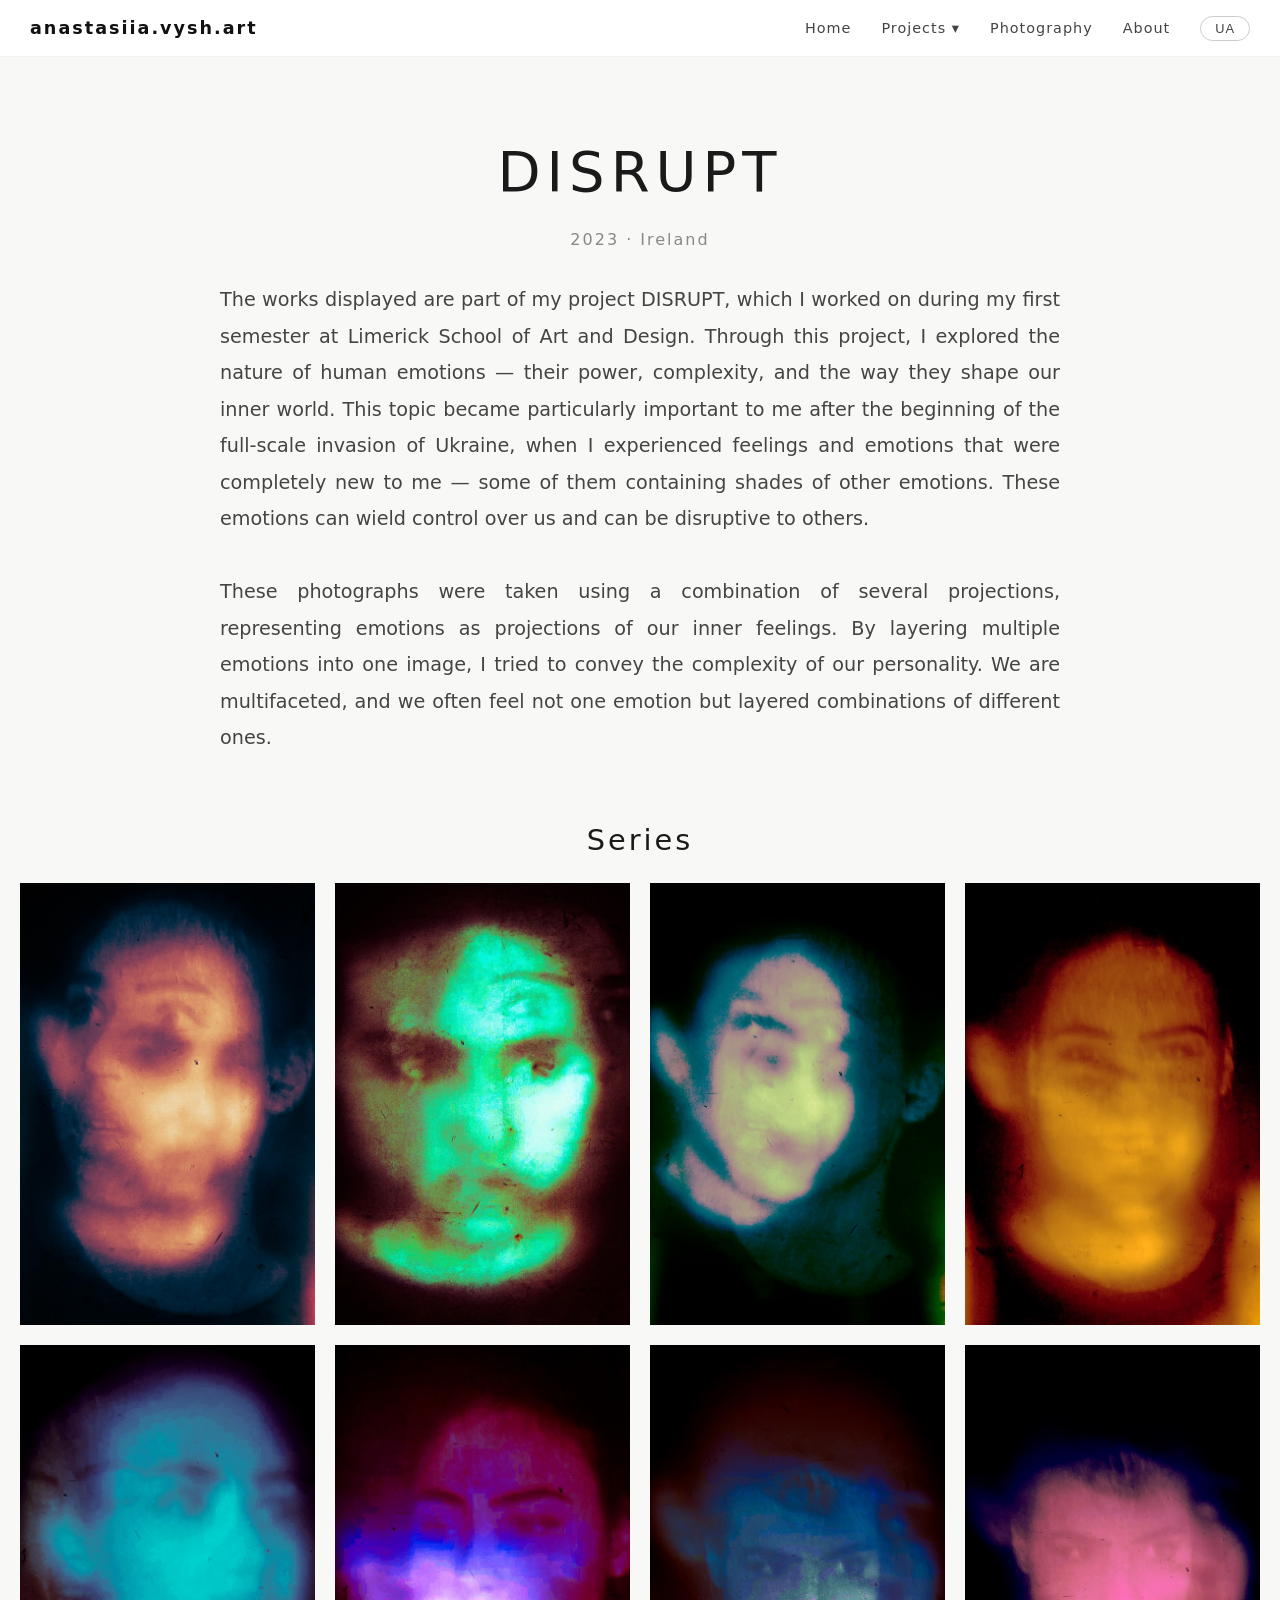
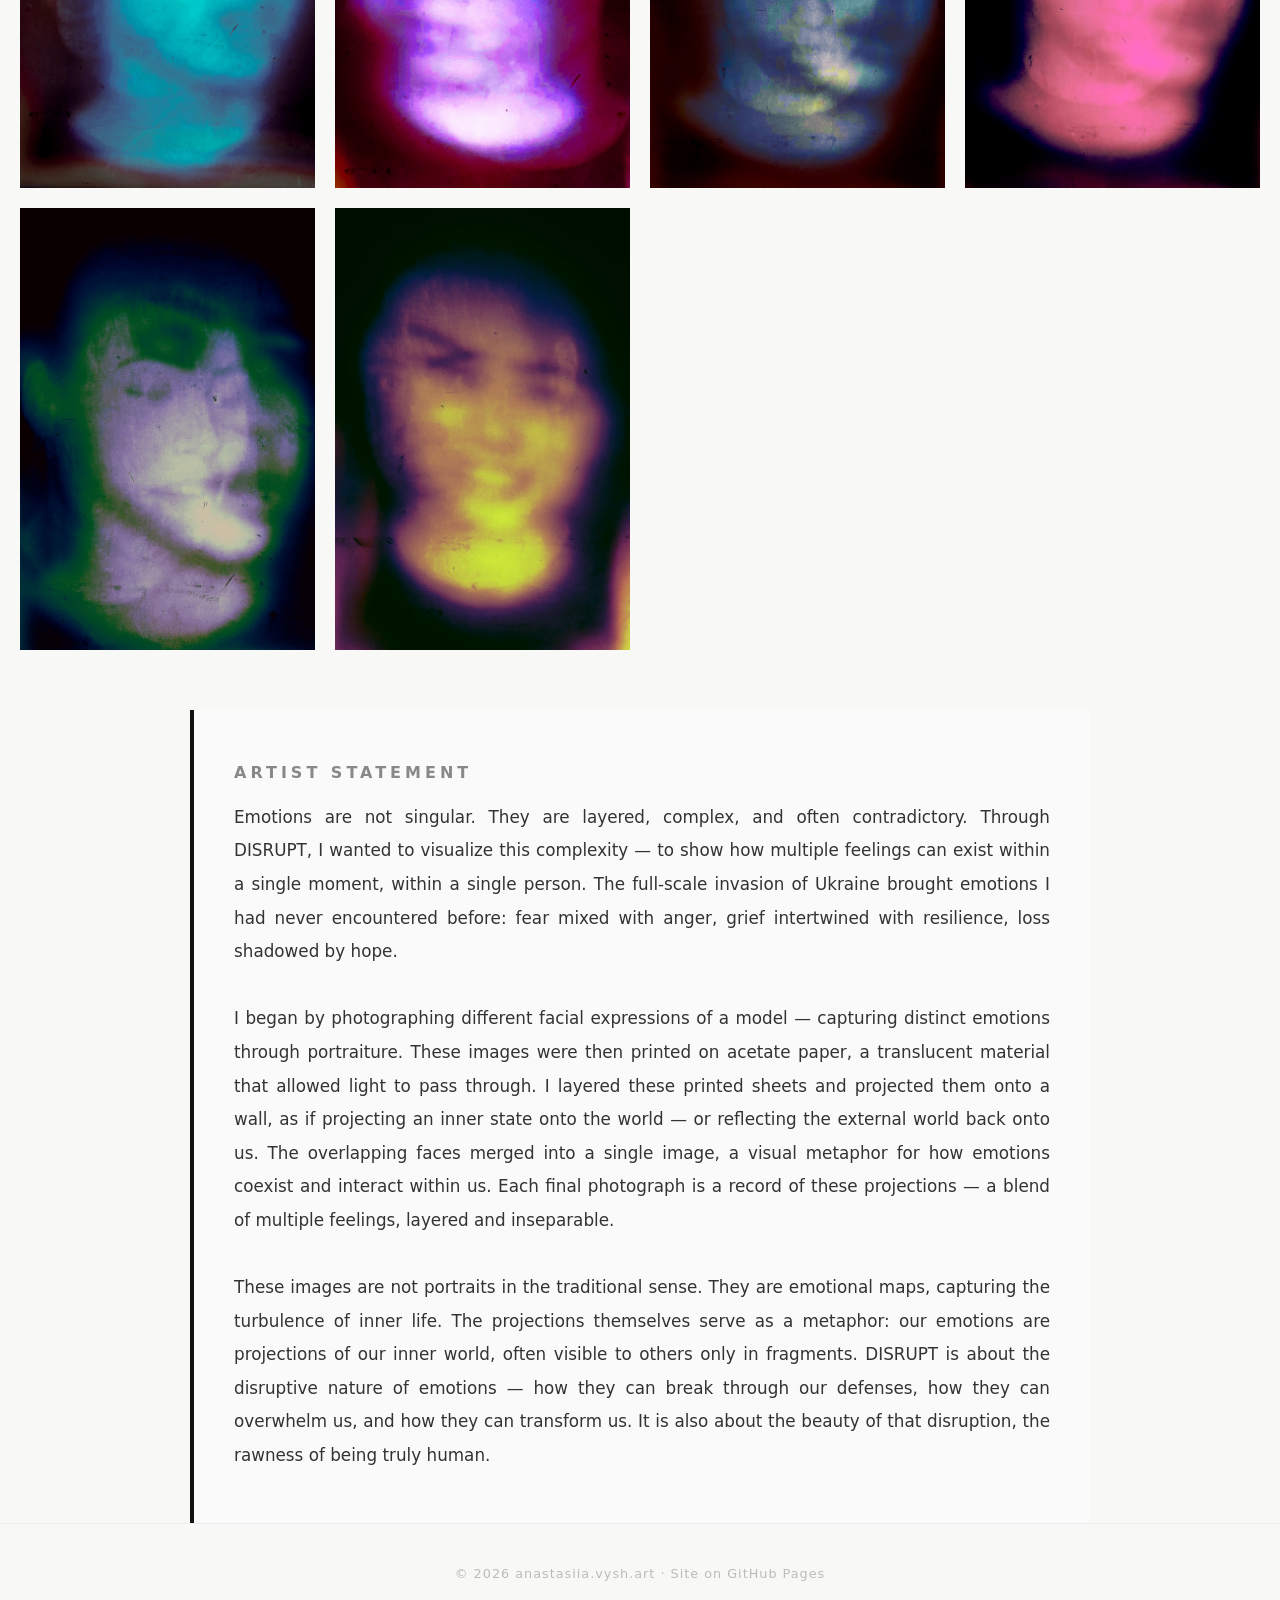
<file: disrupt.html>
<!DOCTYPE html>
<html lang="uk">
<head>
    <meta charset="UTF-8">
    <meta name="viewport" content="width=device-width, initial-scale=1.0">
    <title>DISRUPT · 2023 · Ireland · anastasiia.vysh.art</title>
    <meta name="description" content="DISRUPT — projection series by Anastasiia Vyshnevska. Exploring emotions, complexity, and the inner self through layered projections.">
    
    <meta property="og:title" content="DISRUPT · 2023 · Ireland · anastasiia.vysh.art">
    <meta property="og:type" content="website">
    <meta property="og:url" content="https://Anastasiia-Vysh-Art.github.io/disrupt.html">
    <meta property="og:image" content="https://Anastasiia-Vysh-Art.github.io/images/disrupt_01.jpg">
    <meta id="og-description" property="og:description" content="DISRUPT — projection series exploring emotions, complexity, and the inner self through layered projections.">
    <meta name="description" id="meta-description" content="DISRUPT — projection series exploring emotions, complexity, and the inner self through layered projections.">

    <link rel="icon" href="favicon.ico?v=2" sizes="any">
    <link rel="icon" href="favicon.svg?v=2" type="image/svg+xml">
    <link rel="apple-touch-icon" href="apple-touch-icon.png?v=2">
    <link rel="icon" type="image/png" sizes="32x32" href="favicon-32x32.png?v=2">
    <link rel="icon" type="image/png" sizes="16x16" href="favicon-16x16.png?v=2">
    <link rel="stylesheet" href="style.css">
</head>
<body>

    <nav class="navbar">
        <div class="nav-container">
            <a href="index.html" class="logo">anastasiia.vysh.art</a>
            <ul class="nav-menu">
                <li><a href="index.html" data-lang="en">Home</a><a href="index.html" data-lang="uk" style="display:none;">Головна</a></li>
                
                <li class="dropdown">
                    <a href="#" data-lang="en" class="dropbtn">Projects ▾</a>
                    <a href="#" data-lang="uk" class="dropbtn" style="display:none;">Проєкти ▾</a>
                    <ul class="dropdown-content">
                        <li><a href="black-swan.html" data-lang="en">The Black Swan</a><a href="black-swan.html" data-lang="uk" style="display:none;">Чорний лебідь</a></li>
                        <li><a href="monumental.html" data-lang="en">Monumental</a><a href="monumental.html" data-lang="uk" style="display:none;">Монументальне</a></li>
                        <li><a href="disrupt.html" data-lang="en">DISRUPT</a><a href="disrupt.html" data-lang="uk" style="display:none;">DISRUPT</a></li>
                        <li><a href="white-noise.html" data-lang="en">The White Noise</a><a href="white-noise.html" data-lang="uk" style="display:none;">The White Noise</a></li>
                    </ul>
                </li>

                <li><a href="photography.html" data-lang="en">Photography</a><a href="photography.html" data-lang="uk" style="display:none;">Фотографія</a></li>
                <li><a href="about.html" data-lang="en">About</a><a href="about.html" data-lang="uk" style="display:none;">Про мене</a></li>
                <li><button id="lang-switch" class="lang-btn">UA</button></li>
            </ul>
        </div>
    </nav>

    <section class="project-section">

        <div class="project-intro">
            <h2>DISRUPT</h2>
            <p class="project-meta" data-lang="en">2023 · Ireland</p>
            <p class="project-meta" data-lang="uk" style="display:none;">2023 · Ірландія</p>
            <p class="intro-text" data-lang="en">
                The works displayed are part of my project DISRUPT, which I worked on during my first semester 
                at Limerick School of Art and Design. Through this project, I explored the nature of human emotions — 
                their power, complexity, and the way they shape our inner world. This topic became particularly 
                important to me after the beginning of the full-scale invasion of Ukraine, when I experienced 
                feelings and emotions that were completely new to me — some of them containing shades of other 
                emotions. These emotions can wield control over us and can be disruptive to others. 
                <br><br>
                These photographs were taken using a combination of several projections, representing emotions as 
                projections of our inner feelings. By layering multiple emotions into one image, I tried to convey 
                the complexity of our personality. We are multifaceted, and we often feel not one emotion but 
                layered combinations of different ones.
            </p>
            <p class="intro-text" data-lang="uk" style="display:none;">
                Представлені роботи є частиною мого проєкту DISRUPT, над яким я працювала під час першого семестру 
                в Limerick School of Art and Design. Через цей проєкт я намагалася дослідити природу людських емоцій — 
                їхню силу, складність і те, як вони формують наш внутрішній світ. Ця тема стала особливо важливою 
                для мене після початку повномасштабного вторгнення в Україну, коли я пережила почуття та емоції, 
                які були для мене абсолютно новими — деякі з них містили відтінки інших емоцій. Ці емоції можуть 
                контролювати нас і навіть бути руйнівними для інших.
                <br><br>
                Ці фотографії створені за допомогою комбінації кількох проєкцій, що є візуальним відображенням 
                емоцій як проєкцій наших внутрішніх почуттів. Поєднуючи кілька емоцій в одне зображення, я намагалася 
                передати складність нашої особистості. Ми багатогранні, і часто відчуваємо не одну емоцію, а поєднання 
                різних.
            </p>
        </div>

        <div class="film-block">
            <h3 data-lang="en">Series</h3>
            <h3 data-lang="uk" style="display:none;">Серія</h3>
            <div class="disrupt-grid">
                <div class="disrupt-item">
                    <img src="images/disrupt_01.jpg" alt="DISRUPT, frame 1" class="clickable">
                    <div class="photo-meta">Fear &amp; Disgust</div>
                </div>
                <div class="disrupt-item">
                    <img src="images/disrupt_02.jpg" alt="DISRUPT, frame 2" class="clickable">
                    <div class="photo-meta">Fear &amp; Anger</div>
                </div>
                <div class="disrupt-item">
                    <img src="images/disrupt_03.jpg" alt="DISRUPT, frame 3" class="clickable">
                    <div class="photo-meta">Fear &amp; Sadness</div>
                </div>
                <div class="disrupt-item">
                    <img src="images/disrupt_04.jpg" alt="DISRUPT, frame 4" class="clickable">
                    <div class="photo-meta">Happiness &amp; Anger</div>
                </div>
                <div class="disrupt-item">
                    <img src="images/disrupt_05.jpg" alt="DISRUPT, frame 5" class="clickable">
                    <div class="photo-meta">Surprise &amp; Fear</div>
                </div>
                <div class="disrupt-item">
                    <img src="images/disrupt_06.jpg" alt="DISRUPT, frame 6" class="clickable">
                    <div class="photo-meta">Disgust &amp; Sadness</div>
                </div>
                <div class="disrupt-item">
                    <img src="images/disrupt_07.jpg" alt="DISRUPT, frame 7" class="clickable">
                    <div class="photo-meta">Fear &amp; Anger</div>
                </div>
                <div class="disrupt-item">
                    <img src="images/disrupt_08.jpg" alt="DISRUPT, frame 8" class="clickable">
                    <div class="photo-meta">Fear &amp; Anger</div>
                </div>
                <div class="disrupt-item">
                    <img src="images/disrupt_09.jpg" alt="DISRUPT, frame 9" class="clickable">
                    <div class="photo-meta">Fear &amp; Surprise</div>
                </div>
                <div class="disrupt-item">
                    <img src="images/disrupt_10.jpg" alt="DISRUPT, frame 10" class="clickable">
                    <div class="photo-meta">Happiness &amp; Disgust</div>
                </div>
            </div>
        </div>

        <div class="statement">
            <h4 data-lang="en">Artist Statement</h4>
            <h4 data-lang="uk" style="display:none;">Художнє висловлювання</h4>
            <p data-lang="en">
                Emotions are not singular. They are layered, complex, and often contradictory. Through DISRUPT, 
                I wanted to visualize this complexity — to show how multiple feelings can exist within a single 
                moment, within a single person. The full-scale invasion of Ukraine brought emotions I had never 
                encountered before: fear mixed with anger, grief intertwined with resilience, loss shadowed by hope.
                <br><br>
                I began by photographing different facial expressions of a model — capturing distinct emotions 
                through portraiture. These images were then printed on acetate paper, a translucent material 
                that allowed light to pass through. I layered these printed sheets and projected them onto a wall, 
                as if projecting an inner state onto the world — or reflecting the external world back onto us. 
                The overlapping faces merged into a single image, a visual metaphor for how emotions coexist 
                and interact within us. Each final photograph is a record of these projections — a blend of 
                multiple feelings, layered and inseparable.
                <br><br>
                These images are not portraits in the traditional sense. They are emotional maps, capturing 
                the turbulence of inner life. The projections themselves serve as a metaphor: our emotions 
                are projections of our inner world, often visible to others only in fragments. DISRUPT is 
                about the disruptive nature of emotions — how they can break through our defenses, how 
                they can overwhelm us, and how they can transform us. It is also about the beauty of that 
                disruption, the rawness of being truly human.
            </p>
            <p data-lang="uk" style="display:none;">
                Емоції не бувають одинарними. Вони багатошарові, складні та часто суперечливі. Через DISRUPT я 
                хотіла візуалізувати цю складність — показати, як багато почуттів можуть існувати в одній миті, 
                в одній людині. Повномасштабне вторгнення в Україну принесло емоції, яких я ніколи раніше не 
                відчувала: страх, змішаний із гнівом, горе, переплетене зі стійкістю, втрата, затьмарена надією.
                <br><br>
                Я почала з фотографування різних виразів обличчя моделі — фіксуючи окремі емоції через портретну 
                зйомку. Ці зображення були надруковані на ацетатному папері — напівпрозорому матеріалі, що 
                пропускає світло. Я накладала ці надруковані аркуші один на одного та проєктувала їх на стіну, 
                ніби проєктуючи внутрішній стан на зовнішній світ — або віддзеркалюючи зовнішній світ на нас. 
                Обличчя, що перекривалися, зливались у єдине зображення — візуальну метафору того, як емоції 
                співіснують і взаємодіють усередині нас. Кожна фінальна фотографія є записом цих проєкцій — 
                поєднанням кількох почуттів, накладених і нероздільних.
                <br><br>
                Ці зображення — не портрети в традиційному розумінні. Вони — емоційні карти, що фіксують бурю 
                внутрішнього життя. Самі проєкції слугують метафорою: наші емоції — це проєкції нашого 
                внутрішнього світу, часто видимі для інших лише фрагментарно. DISRUPT — про руйнівну природу 
                емоцій: як вони можуть пробивати наші захисти, як вони можуть поглинати нас і як вони можуть 
                трансформувати нас. А також про красу цього розриву, про оголеність справжнього людського буття.
            </p>
        </div>

    </section>

    <footer>
        <p data-lang="en">© 2026 anastasiia.vysh.art · Site on GitHub Pages</p>
        <p data-lang="uk" style="display:none;">© 2026 anastasiia.vysh.art · Сайт на GitHub Pages</p>
    </footer>

    <div id="modal" class="modal">
        <span class="modal-close">&times;</span>
        <img class="modal-content" id="modal-img">
    </div>

    <script>
        document.addEventListener('DOMContentLoaded', function() {
            const langBtn = document.getElementById('lang-switch');
            let currentLang = localStorage.getItem('lang') || 'en';

            function applyLanguage(lang) {
                document.querySelectorAll('[data-lang]').forEach(el => {
                    if (el.getAttribute('data-lang') === lang) {
                        el.style.display = '';
                    } else {
                        el.style.display = 'none';
                    }
                });
                document.querySelectorAll('.nav-menu a[data-lang]').forEach(el => {
                    if (el.getAttribute('data-lang') === lang) {
                        el.style.display = '';
                    } else {
                        el.style.display = 'none';
                    }
                });
                document.querySelectorAll('.dropdown-content a[data-lang]').forEach(el => {
                    if (el.getAttribute('data-lang') === lang) {
                        el.style.display = '';
                    } else {
                        el.style.display = 'none';
                    }
                });
                langBtn.textContent = lang === 'en' ? 'UA' : 'EN';

                const metaDesc = document.getElementById('meta-description');
                const ogDesc = document.getElementById('og-description');
                if (lang === 'en') {
                    metaDesc.content = "DISRUPT — projection series exploring emotions, complexity, and the inner self through layered projections.";
                    ogDesc.content = "DISRUPT — projection series exploring emotions, complexity, and the inner self through layered projections.";
                } else {
                    metaDesc.content = "DISRUPT — серія проєкцій, що досліджує емоції, складність та внутрішній світ через багатошарові проєкції.";
                    ogDesc.content = "DISRUPT — серія проєкцій, що досліджує емоції, складність та внутрішній світ через багатошарові проєкції.";
                }
            }

            applyLanguage(currentLang);

            langBtn.addEventListener('click', function() {
                const nextLang = currentLang === 'en' ? 'uk' : 'en';
                currentLang = nextLang;
                localStorage.setItem('lang', nextLang);
                applyLanguage(nextLang);
            });
        });

        document.querySelectorAll('.dropbtn').forEach(btn => {
            btn.addEventListener('click', function(e) {
                e.preventDefault();
                const parent = this.closest('.dropdown');
                parent.classList.toggle('active');
            });
        });

        (function() {
            const modal = document.getElementById('modal');
            const modalImg = document.getElementById('modal-img');
            const closeBtn = document.querySelector('.modal-close');

            if (!modal) return;

            document.querySelectorAll('.clickable').forEach(img => {
                img.addEventListener('click', function(e) {
                    e.stopPropagation();
                    modal.style.display = 'flex';
                    modalImg.src = this.src;
                });
            });

            if (closeBtn) {
                closeBtn.addEventListener('click', function() {
                    modal.style.display = 'none';
                });
            }

            modal.addEventListener('click', function(e) {
                if (e.target === modal) {
                    modal.style.display = 'none';
                }
            });

            document.addEventListener('keydown', function(e) {
                if (e.key === 'Escape' && modal.style.display === 'flex') {
                    modal.style.display = 'none';
                }
            });
        })();
    </script>

</body>
</html>
</file>
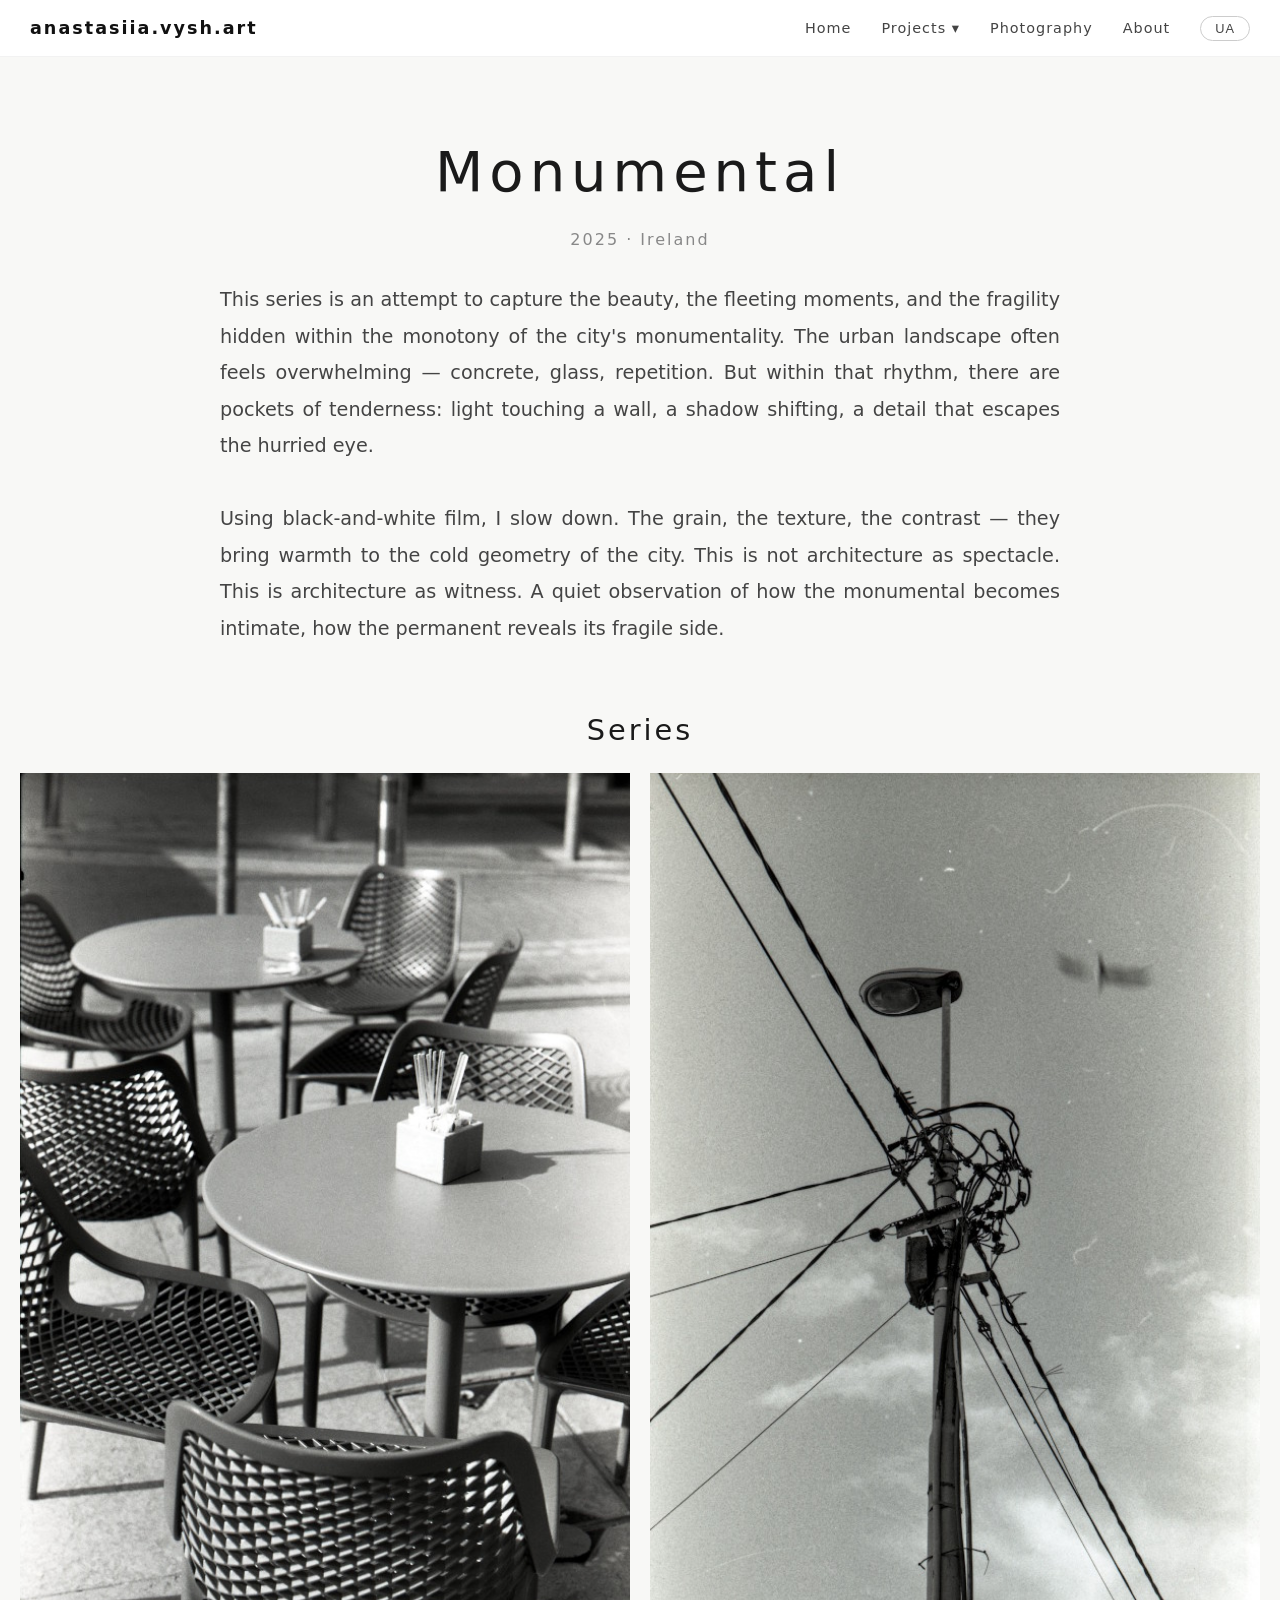
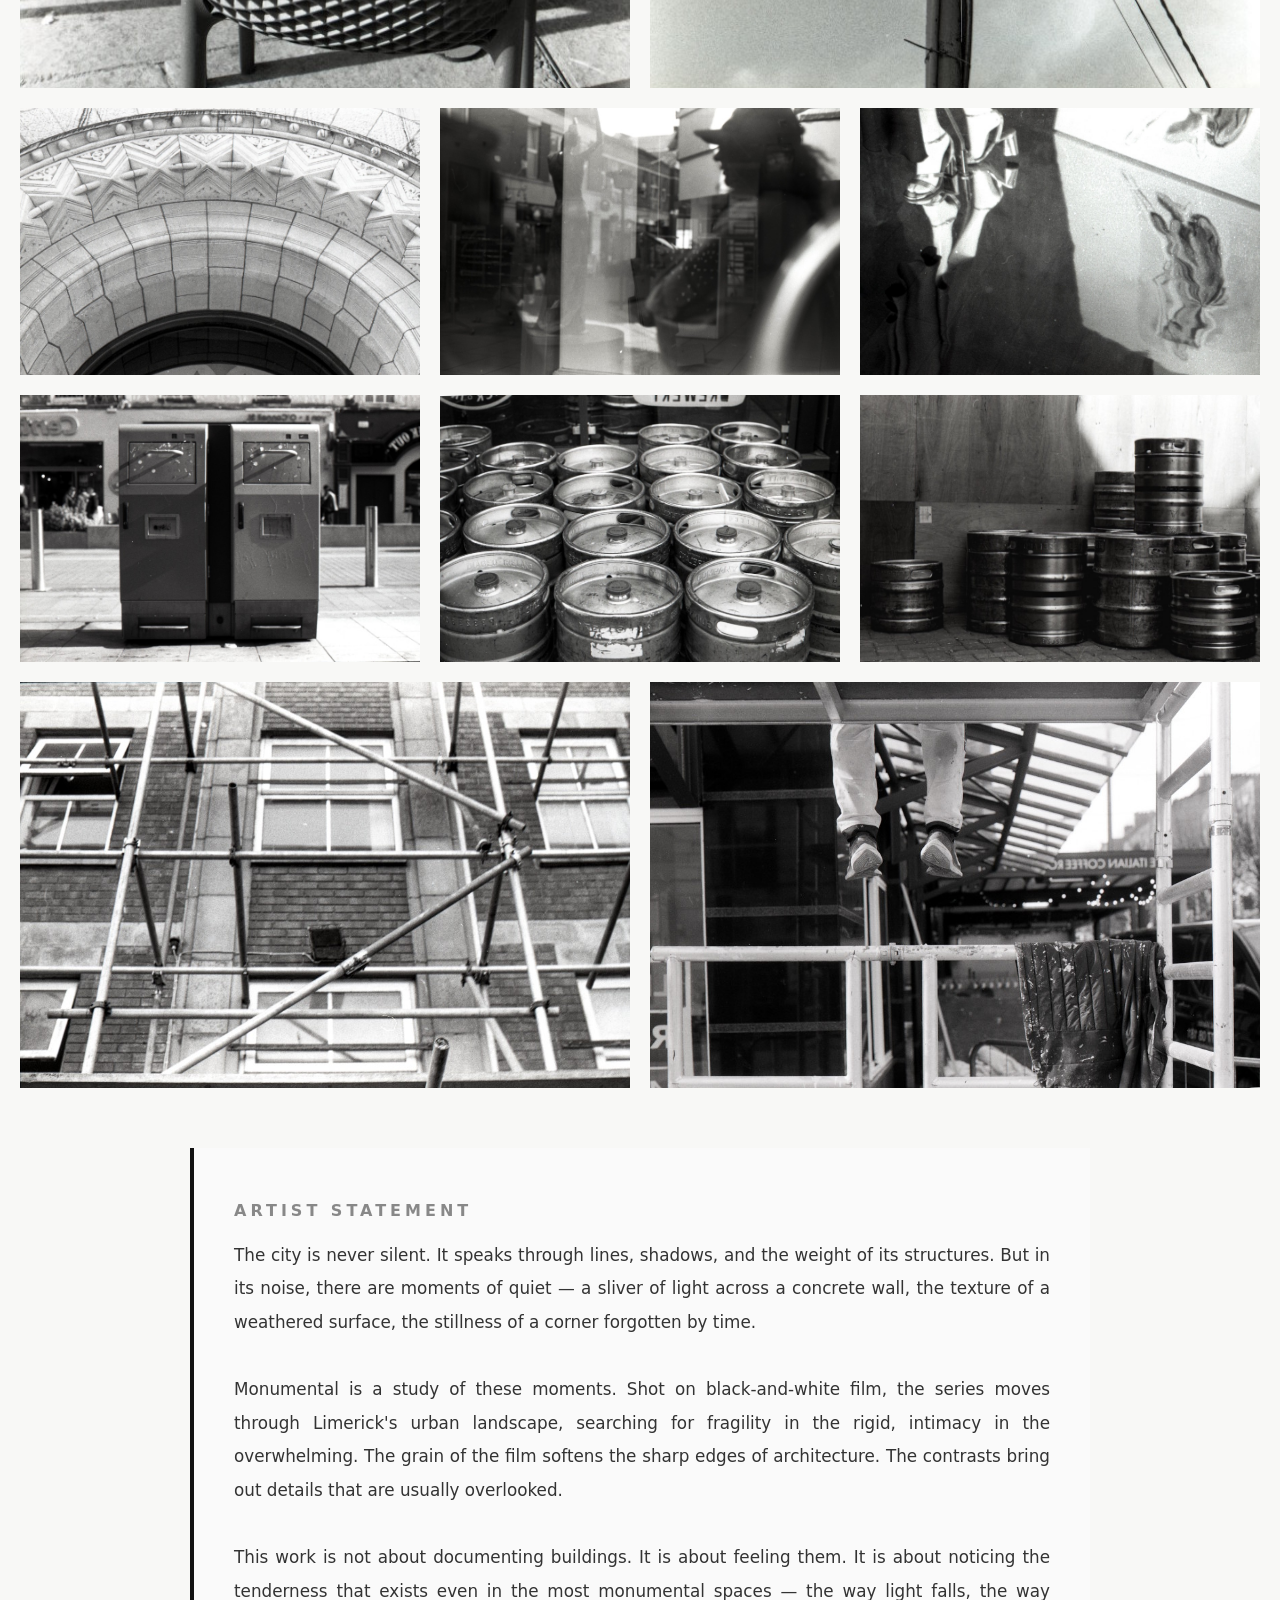
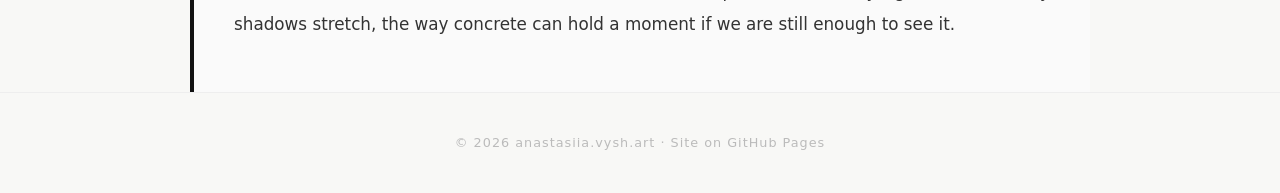
<file: monumental.html>
<!DOCTYPE html>
<html lang="uk">
<head>
    <meta charset="UTF-8">
    <meta name="viewport" content="width=device-width, initial-scale=1.0">
    <title>Monumental · 2025 · Ireland · anastasiia.vysh.art</title>
    <meta name="description" content="Monumental — film photography series by Anastasiia Vyshnevska. Urban landscape, light, texture, architecture.">
    
    <meta property="og:title" content="Monumental · 2025 · Ireland · anastasiia.vysh.art">
    <meta property="og:type" content="website">
    <meta property="og:url" content="https://Anastasiia-Vysh-Art.github.io/monumental.html">
    <meta property="og:image" content="https://Anastasiia-Vysh-Art.github.io/images/mfilm_01.jpg">
    <meta id="og-description" property="og:description" content="Monumental — film photography series capturing the beauty, fragility, and fleeting moments within the urban landscape.">
    <meta name="description" id="meta-description" content="Monumental — film photography series capturing the beauty, fragility, and fleeting moments within the urban landscape.">

    <link rel="icon" href="favicon.ico?v=2" sizes="any">
    <link rel="icon" href="favicon.svg?v=2" type="image/svg+xml">
    <link rel="apple-touch-icon" href="apple-touch-icon.png?v=2">
    <link rel="icon" type="image/png" sizes="32x32" href="favicon-32x32.png?v=2">
    <link rel="icon" type="image/png" sizes="16x16" href="favicon-16x16.png?v=2">
    <link rel="stylesheet" href="style.css">
</head>
<body>

    <nav class="navbar">
        <div class="nav-container">
            <a href="index.html" class="logo">anastasiia.vysh.art</a>
            <ul class="nav-menu">
                <li><a href="index.html" data-lang="en">Home</a><a href="index.html" data-lang="uk" style="display:none;">Головна</a></li>
                
                <li class="dropdown">
                    <a href="#" data-lang="en" class="dropbtn">Projects ▾</a>
                    <a href="#" data-lang="uk" class="dropbtn" style="display:none;">Проєкти ▾</a>
                    <ul class="dropdown-content">
                        <li><a href="black-swan.html" data-lang="en">The Black Swan</a><a href="black-swan.html" data-lang="uk" style="display:none;">Чорний лебідь</a></li>
                        <li><a href="monumental.html" data-lang="en">Monumental</a><a href="monumental.html" data-lang="uk" style="display:none;">Монументальне</a></li>
                        <li><a href="disrupt.html" data-lang="en">DISRUPT</a><a href="disrupt.html" data-lang="uk" style="display:none;">DISRUPT</a></li>
                        <li><a href="white-noise.html" data-lang="en">The White Noise</a><a href="white-noise.html" data-lang="uk" style="display:none;">The White Noise</a></li>
                    </ul>
                </li>

                <li><a href="photography.html" data-lang="en">Photography</a><a href="photography.html" data-lang="uk" style="display:none;">Фотографія</a></li>
                <li><a href="about.html" data-lang="en">About</a><a href="about.html" data-lang="uk" style="display:none;">Про мене</a></li>
                <li><button id="lang-switch" class="lang-btn">UA</button></li>
            </ul>
        </div>
    </nav>

    <section class="project-section">

        <div class="project-intro">
            <h2 data-lang="en">Monumental</h2>
            <h2 data-lang="uk" style="display:none;">Монументальне</h2>
            <p class="project-meta" data-lang="en">2025 · Ireland</p>
            <p class="project-meta" data-lang="uk" style="display:none;">2025 · Ірландія</p>
            <p class="intro-text" data-lang="en">
                This series is an attempt to capture the beauty, the fleeting moments, and the fragility 
                hidden within the monotony of the city's monumentality. The urban landscape often feels 
                overwhelming — concrete, glass, repetition. But within that rhythm, there are pockets of 
                tenderness: light touching a wall, a shadow shifting, a detail that escapes the hurried eye.
                <br><br>
                Using black-and-white film, I slow down. The grain, the texture, the contrast — they bring 
                warmth to the cold geometry of the city. This is not architecture as spectacle. This is 
                architecture as witness. A quiet observation of how the monumental becomes intimate, how 
                the permanent reveals its fragile side.
            </p>
            <p class="intro-text" data-lang="uk" style="display:none;">
                Ця серія — спроба зафіксувати красу, швидкоплинні миті та крихкість, заховані в монотонності 
                міської монументальності. Міський ландшафт часто здається величезним і важким — бетон, скло, 
                повторюваність. Але в цьому ритмі є місця для ніжності: світло, що торкається стіни, тінь, 
                що зміщується, деталь, яку не помічає поспішне око.
                <br><br>
                Працюючи з чорно-білою плівкою, я сповільнююсь. Зерно, текстура, контраст — вони додають 
                тепла холодній геометрії міста. Це не архітектура як видовище. Це архітектура як свідок. 
                Тихе спостереження за тим, як монументальне стає інтимним, як вічне відкриває свою крихку 
                сторону.
            </p>
        </div>

        <div class="film-block">
            <h3 data-lang="en">Series</h3>
            <h3 data-lang="uk" style="display:none;">Серія</h3>
            <div class="monumental-grid">
                <div class="monumental-item vertical">
                    <img src="images/mfilm_01.jpg" alt="Monumental, frame 1" class="clickable">
                    <div class="photo-meta">#Limerick #2025 #Film</div>
                </div>
                <div class="monumental-item vertical">
                    <img src="images/mfilm_02.jpg" alt="Monumental, frame 2" class="clickable">
                    <div class="photo-meta">#Limerick #2025 #Film</div>
                </div>
                <div class="monumental-item horizontal">
                    <img src="images/mfilm_03.jpg" alt="Monumental, frame 3" class="clickable">
                    <div class="photo-meta">#Limerick #2025 #Film</div>
                </div>
                <div class="monumental-item horizontal">
                    <img src="images/mfilm_04.jpg" alt="Monumental, frame 4" class="clickable">
                    <div class="photo-meta">#Limerick #2025 #Film</div>
                </div>
                <div class="monumental-item horizontal">
                    <img src="images/mfilm_05.jpg" alt="Monumental, frame 5" class="clickable">
                    <div class="photo-meta">#Limerick #2025 #Film</div>
                </div>
                <div class="monumental-item horizontal">
                    <img src="images/mfilm_06.jpg" alt="Monumental, frame 6" class="clickable">
                    <div class="photo-meta">#Limerick #2025 #Film</div>
                </div>
                <div class="monumental-item horizontal">
                    <img src="images/mfilm_07.jpg" alt="Monumental, frame 7" class="clickable">
                    <div class="photo-meta">#Limerick #2025 #Film</div>
                </div>
                <div class="monumental-item horizontal">
                    <img src="images/mfilm_08.jpg" alt="Monumental, frame 8" class="clickable">
                    <div class="photo-meta">#Limerick #2025 #Film</div>
                </div>
                <div class="monumental-item horizontal">
                    <img src="images/mfilm_09.jpg" alt="Monumental, frame 9" class="clickable">
                    <div class="photo-meta">#Limerick #2025 #Film</div>
                </div>
                <div class="monumental-item horizontal">
                    <img src="images/mfilm_10.jpg" alt="Monumental, frame 10" class="clickable">
                    <div class="photo-meta">#Limerick #2025 #Film</div>
                </div>
            </div>
        </div>

        <div class="statement">
            <h4 data-lang="en">Artist Statement</h4>
            <h4 data-lang="uk" style="display:none;">Художнє висловлювання</h4>
            <p data-lang="en">
                The city is never silent. It speaks through lines, shadows, and the weight of its structures. 
                But in its noise, there are moments of quiet — a sliver of light across a concrete wall, 
                the texture of a weathered surface, the stillness of a corner forgotten by time. <br><br>
                Monumental is a study of these moments. Shot on black-and-white film, the series moves 
                through Limerick's urban landscape, searching for fragility in the rigid, intimacy in the 
                overwhelming. The grain of the film softens the sharp edges of architecture. The contrasts 
                bring out details that are usually overlooked. <br><br>
                This work is not about documenting buildings. It is about feeling them. It is about noticing 
                the tenderness that exists even in the most monumental spaces — the way light falls, the way 
                shadows stretch, the way concrete can hold a moment if we are still enough to see it.
            </p>
            <p data-lang="uk" style="display:none;">
                Місто ніколи не мовчить. Воно говорить лініями, тінями та вагою своїх споруд. Але в його 
                шумі є моменти тиші — смужка світла на бетонній стіні, текстура вивітреної поверхні, 
                нерухомість куточка, забутого часом. <br><br>
                «Монументальне» — це дослідження цих моментів. Знята на чорно-білу плівку, серія рухається 
                крізь міський ландшафт Лімерика, шукаючи крихкість у жорсткому, інтимність у величезному. 
                Зерно плівки пом'якшує гострі краї архітектури. Контрасти виявляють деталі, які зазвичай 
                залишаються непоміченими. <br><br>
                Ця робота — не про документування будівель. Вона про те, щоб їх відчувати. Про те, щоб 
                помічати ніжність, яка існує навіть у наймонументальніших просторах — як падає світло, 
                як тягнуться тіні, як бетон може втримати мить, якщо ми достатньо уважні, щоб її побачити.
            </p>
        </div>

    </section>

    <footer>
        <p data-lang="en">© 2026 anastasiia.vysh.art · Site on GitHub Pages</p>
        <p data-lang="uk" style="display:none;">© 2026 anastasiia.vysh.art · Сайт на GitHub Pages</p>
    </footer>

    <div id="modal" class="modal">
        <span class="modal-close">&times;</span>
        <img class="modal-content" id="modal-img">
    </div>

    <script>
        document.addEventListener('DOMContentLoaded', function() {
            const langBtn = document.getElementById('lang-switch');
            let currentLang = localStorage.getItem('lang') || 'en';

            function applyLanguage(lang) {
                document.querySelectorAll('[data-lang]').forEach(el => {
                    if (el.getAttribute('data-lang') === lang) {
                        el.style.display = '';
                    } else {
                        el.style.display = 'none';
                    }
                });
                document.querySelectorAll('.nav-menu a[data-lang]').forEach(el => {
                    if (el.getAttribute('data-lang') === lang) {
                        el.style.display = '';
                    } else {
                        el.style.display = 'none';
                    }
                });
                document.querySelectorAll('.dropdown-content a[data-lang]').forEach(el => {
                    if (el.getAttribute('data-lang') === lang) {
                        el.style.display = '';
                    } else {
                        el.style.display = 'none';
                    }
                });
                langBtn.textContent = lang === 'en' ? 'UA' : 'EN';

                const metaDesc = document.getElementById('meta-description');
                const ogDesc = document.getElementById('og-description');
                if (lang === 'en') {
                    metaDesc.content = "Monumental — film photography series capturing the beauty, fragility, and fleeting moments within the urban landscape.";
                    ogDesc.content = "Monumental — film photography series capturing the beauty, fragility, and fleeting moments within the urban landscape.";
                } else {
                    metaDesc.content = "Monumental — плівкова фотографічна серія, що фіксує красу, крихкість та швидкоплинні моменти міського ландшафту.";
                    ogDesc.content = "Monumental — плівкова фотографічна серія, що фіксує красу, крихкість та швидкоплинні моменти міського ландшафту.";
                }
            }

            applyLanguage(currentLang);

            langBtn.addEventListener('click', function() {
                const nextLang = currentLang === 'en' ? 'uk' : 'en';
                currentLang = nextLang;
                localStorage.setItem('lang', nextLang);
                applyLanguage(nextLang);
            });
        });

        document.querySelectorAll('.dropbtn').forEach(btn => {
            btn.addEventListener('click', function(e) {
                e.preventDefault();
                const parent = this.closest('.dropdown');
                parent.classList.toggle('active');
            });
        });

        (function() {
            const modal = document.getElementById('modal');
            const modalImg = document.getElementById('modal-img');
            const closeBtn = document.querySelector('.modal-close');

            if (!modal) return;

            document.querySelectorAll('.clickable').forEach(img => {
                img.addEventListener('click', function(e) {
                    e.stopPropagation();
                    modal.style.display = 'flex';
                    modalImg.src = this.src;
                });
            });

            if (closeBtn) {
                closeBtn.addEventListener('click', function() {
                    modal.style.display = 'none';
                });
            }

            modal.addEventListener('click', function(e) {
                if (e.target === modal) {
                    modal.style.display = 'none';
                }
            });

            document.addEventListener('keydown', function(e) {
                if (e.key === 'Escape' && modal.style.display === 'flex') {
                    modal.style.display = 'none';
                }
            });
        })();
    </script>

</body>
</html>
</file>
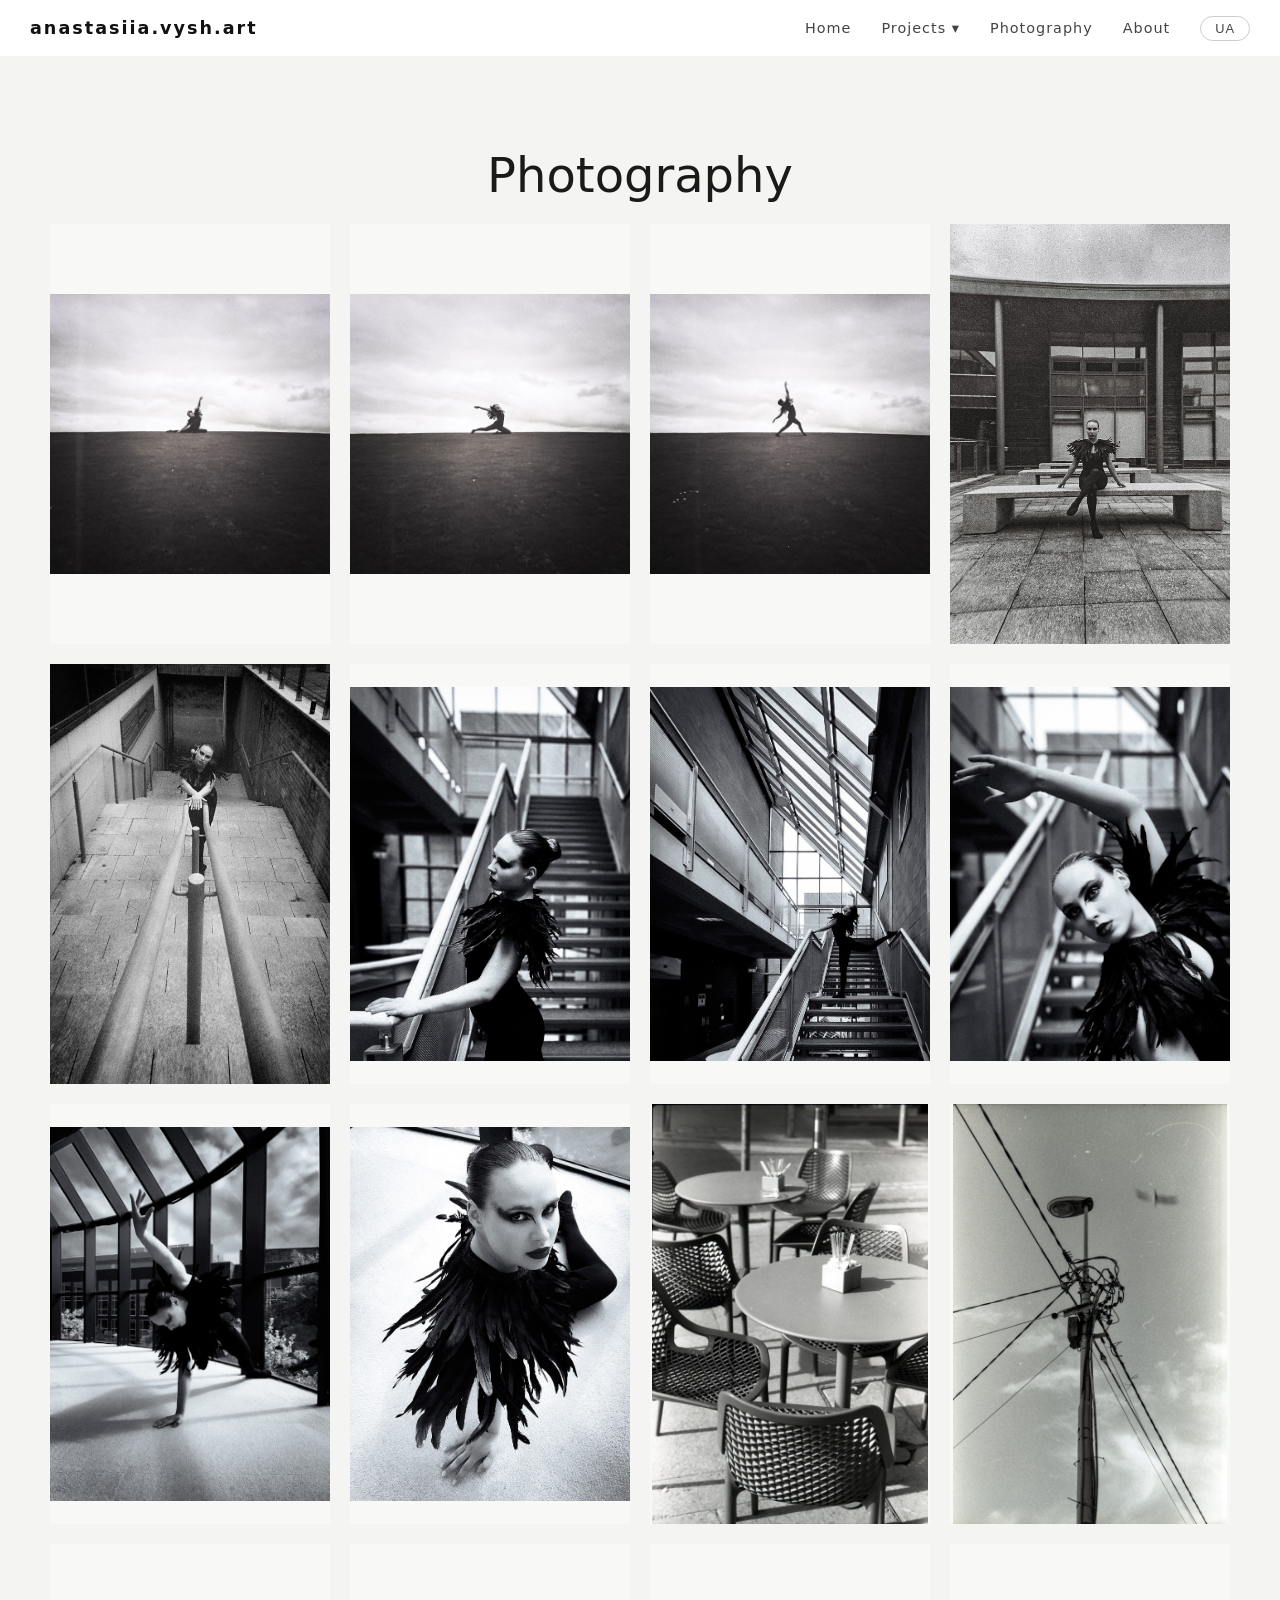
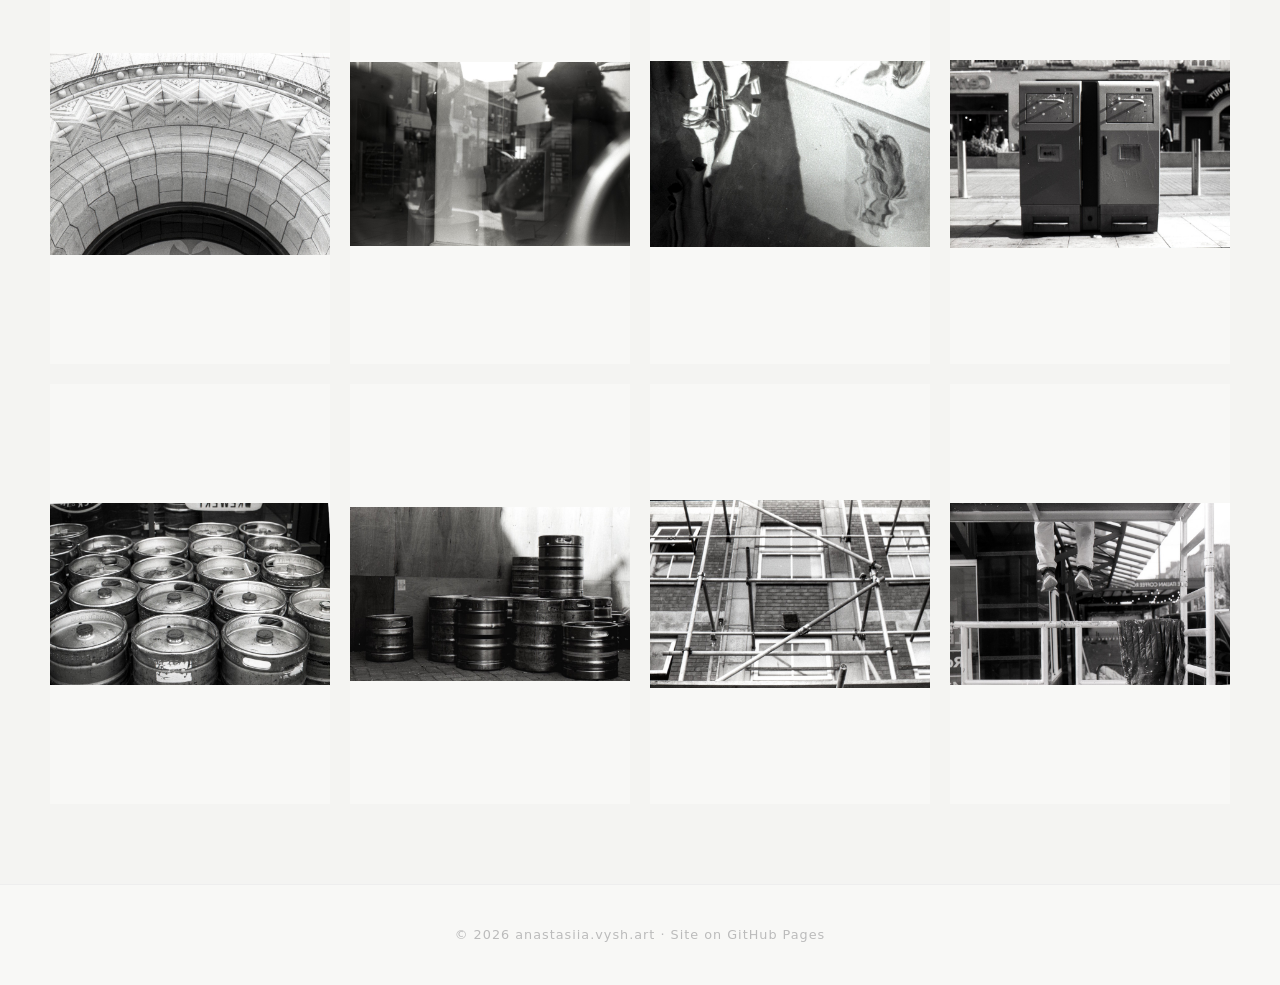
<file: photography.html>
<!DOCTYPE html>
<html lang="uk">
<head>
    <meta charset="UTF-8">
    <meta name="viewport" content="width=device-width, initial-scale=1.0">
    <title>Photography · anastasiia.vysh.art</title>
    <meta name="description" content="Film and digital photography by Anastasiia Vyshnevska. Monumental series — urban landscape, light, texture, architecture.">
    
    <meta property="og:title" content="Photography · anastasiia.vysh.art">
    <meta property="og:type" content="website">
    <meta property="og:url" content="https://Anastasiia-Vysh-Art.github.io/photography.html">
    <meta property="og:image" content="https://Anastasiia-Vysh-Art.github.io/images/mfilm_01.jpg">
    <meta id="og-description" property="og:description" content="Film and digital photography by Anastasiia Vyshnevska. Monumental series, urban landscape, light, texture, architecture.">
    <meta name="description" id="meta-description" content="Film and digital photography by Anastasiia Vyshnevska. Monumental series, urban landscape, light, texture, architecture.">

    <link rel="icon" href="favicon.ico?v=2" sizes="any">
    <link rel="icon" href="favicon.svg?v=2" type="image/svg+xml">
    <link rel="apple-touch-icon" href="apple-touch-icon.png?v=2">
    <link rel="icon" type="image/png" sizes="32x32" href="favicon-32x32.png?v=2">
    <link rel="icon" type="image/png" sizes="16x16" href="favicon-16x16.png?v=2">
    <link rel="stylesheet" href="style.css">
</head>
<body>

    <nav class="navbar">
        <div class="nav-container">
            <a href="index.html" class="logo">anastasiia.vysh.art</a>
            <ul class="nav-menu">
                <li><a href="index.html" data-lang="en">Home</a><a href="index.html" data-lang="uk" style="display:none;">Головна</a></li>
                
                <li class="dropdown">
                    <a href="#" data-lang="en" class="dropbtn">Projects ▾</a>
                    <a href="#" data-lang="uk" class="dropbtn" style="display:none;">Проєкти ▾</a>
                    <ul class="dropdown-content">
                        <li><a href="black-swan.html" data-lang="en">The Black Swan</a><a href="black-swan.html" data-lang="uk" style="display:none;">Чорний лебідь</a></li>
                        <li><a href="monumental.html" data-lang="en">Monumental</a><a href="monumental.html" data-lang="uk" style="display:none;">Монументальне</a></li>
                        <li><a href="disrupt.html" data-lang="en">DISRUPT</a><a href="disrupt.html" data-lang="uk" style="display:none;">DISRUPT</a></li>
                        <li><a href="white-noise.html" data-lang="en">The White Noise</a><a href="white-noise.html" data-lang="uk" style="display:none;">The White Noise</a></li>
                    </ul>
                </li>

                <li><a href="photography.html" data-lang="en">Photography</a><a href="photography.html" data-lang="uk" style="display:none;">Фотографія</a></li>
                <li><a href="about.html" data-lang="en">About</a><a href="about.html" data-lang="uk" style="display:none;">Про мене</a></li>
                <li><button id="lang-switch" class="lang-btn">UA</button></li>
            </ul>
        </div>
    </nav>

    <section class="section alt-bg">
        <h2 data-lang="en">Photography</h2>
        <h2 data-lang="uk" style="display:none;">Фотографія</h2>

        <div class="film-photography-grid">

            <div class="film-photo-item">
                <img src="images/BS_film1.jpg" alt="The Black Swan, frame 1" class="clickable">
                <div class="photo-meta">#OpenHorizon #2024 #Film</div>
            </div>
            <div class="film-photo-item">
                <img src="images/BS_film2.jpg" alt="The Black Swan, frame 2" class="clickable">
                <div class="photo-meta">#OpenHorizon #2024 #Film</div>
            </div>
            <div class="film-photo-item">
                <img src="images/BS_film3.jpg" alt="The Black Swan, frame 3" class="clickable">
                <div class="photo-meta">#OpenHorizon #2024 #Film</div>
            </div>
            <div class="film-photo-item">
                <img src="images/BS_film4.jpg" alt="The Black Swan, frame 4" class="clickable">
                <div class="photo-meta">#OpenHorizon #2024 #Film</div>
            </div>
            <div class="film-photo-item">
                <img src="images/BS_film5.jpg" alt="The Black Swan, frame 5" class="clickable">
                <div class="photo-meta">#OpenHorizon #2024 #Film</div>
            </div>

            <div class="film-photo-item">
                <img src="images/BS_digital1.jpg" alt="The Black Swan, digital 1" class="clickable">
                <div class="photo-meta">#Limerick #2024 #Digital</div>
            </div>
            <div class="film-photo-item">
                <img src="images/BS_digital2.jpg" alt="The Black Swan, digital 2" class="clickable">
                <div class="photo-meta">#Limerick #2024 #Digital</div>
            </div>
            <div class="film-photo-item">
                <img src="images/BS_digital3.jpg" alt="The Black Swan, digital 3" class="clickable">
                <div class="photo-meta">#Limerick #2024 #Digital</div>
            </div>
            <div class="film-photo-item">
                <img src="images/BS_digital4.jpg" alt="The Black Swan, digital 4" class="clickable">
                <div class="photo-meta">#Limerick #2024 #Digital</div>
            </div>
            <div class="film-photo-item">
                <img src="images/BS_digital5.jpg" alt="The Black Swan, digital 5" class="clickable">
                <div class="photo-meta">#Limerick #2024 #Digital</div>
            </div>

            <div class="film-photo-item">
                <img src="images/mfilm_01.jpg" alt="Monumental, frame 1" class="clickable">
                <div class="photo-meta">#Limerick #2025 #Film</div>
            </div>
            <div class="film-photo-item">
                <img src="images/mfilm_02.jpg" alt="Monumental, frame 2" class="clickable">
                <div class="photo-meta">#Limerick #2025 #Film</div>
            </div>
            <div class="film-photo-item">
                <img src="images/mfilm_03.jpg" alt="Monumental, frame 3" class="clickable">
                <div class="photo-meta">#Limerick #2025 #Film</div>
            </div>
            <div class="film-photo-item">
                <img src="images/mfilm_04.jpg" alt="Monumental, frame 4" class="clickable">
                <div class="photo-meta">#Limerick #2025 #Film</div>
            </div>
            <div class="film-photo-item">
                <img src="images/mfilm_05.jpg" alt="Monumental, frame 5" class="clickable">
                <div class="photo-meta">#Limerick #2025 #Film</div>
            </div>
            <div class="film-photo-item">
                <img src="images/mfilm_06.jpg" alt="Monumental, frame 6" class="clickable">
                <div class="photo-meta">#Limerick #2025 #Film</div>
            </div>
            <div class="film-photo-item">
                <img src="images/mfilm_07.jpg" alt="Monumental, frame 7" class="clickable">
                <div class="photo-meta">#Limerick #2025 #Film</div>
            </div>
            <div class="film-photo-item">
                <img src="images/mfilm_08.jpg" alt="Monumental, frame 8" class="clickable">
                <div class="photo-meta">#Limerick #2025 #Film</div>
            </div>
            <div class="film-photo-item">
                <img src="images/mfilm_09.jpg" alt="Monumental, frame 9" class="clickable">
                <div class="photo-meta">#Limerick #2025 #Film</div>
            </div>
            <div class="film-photo-item">
                <img src="images/mfilm_10.jpg" alt="Monumental, frame 10" class="clickable">
                <div class="photo-meta">#Limerick #2025 #Film</div>
            </div>

        </div>
    </section>

    <footer>
        <p data-lang="en">© 2026 anastasiia.vysh.art · Site on GitHub Pages</p>
        <p data-lang="uk" style="display:none;">© 2026 anastasiia.vysh.art · Сайт на GitHub Pages</p>
    </footer>

    <div id="modal" class="modal">
        <span class="modal-close">&times;</span>
        <img class="modal-content" id="modal-img">
    </div>

    <script>
        document.addEventListener('DOMContentLoaded', function() {
            const langBtn = document.getElementById('lang-switch');
            let currentLang = localStorage.getItem('lang') || 'en';

            function applyLanguage(lang) {
                document.querySelectorAll('[data-lang]').forEach(el => {
                    if (el.getAttribute('data-lang') === lang) {
                        el.style.display = '';
                    } else {
                        el.style.display = 'none';
                    }
                });
                document.querySelectorAll('.nav-menu a[data-lang]').forEach(el => {
                    if (el.getAttribute('data-lang') === lang) {
                        el.style.display = '';
                    } else {
                        el.style.display = 'none';
                    }
                });
                document.querySelectorAll('.dropdown-content a[data-lang]').forEach(el => {
                    if (el.getAttribute('data-lang') === lang) {
                        el.style.display = '';
                    } else {
                        el.style.display = 'none';
                    }
                });
                langBtn.textContent = lang === 'en' ? 'UA' : 'EN';

                const metaDesc = document.getElementById('meta-description');
                const ogDesc = document.getElementById('og-description');
                if (lang === 'en') {
                    metaDesc.content = "Film and digital photography by Anastasiia Vyshnevska. Monumental series, urban landscape, light, texture, architecture.";
                    ogDesc.content = "Film and digital photography by Anastasiia Vyshnevska. Monumental series, urban landscape, light, texture, architecture.";
                } else {
                    metaDesc.content = "Плівкова та цифрова фотографія Анастасії Вишневської. Серія Monumental, міський ландшафт, світло, текстура, архітектура.";
                    ogDesc.content = "Плівкова та цифрова фотографія Анастасії Вишневської. Серія Monumental, міський ландшафт, світло, текстура, архітектура.";
                }
            }

            applyLanguage(currentLang);

            langBtn.addEventListener('click', function() {
                const nextLang = currentLang === 'en' ? 'uk' : 'en';
                currentLang = nextLang;
                localStorage.setItem('lang', nextLang);
                applyLanguage(nextLang);
            });
        });

        document.querySelectorAll('.dropbtn').forEach(btn => {
            btn.addEventListener('click', function(e) {
                e.preventDefault();
                const parent = this.closest('.dropdown');
                parent.classList.toggle('active');
            });
        });

        (function() {
            const modal = document.getElementById('modal');
            const modalImg = document.getElementById('modal-img');
            const closeBtn = document.querySelector('.modal-close');

            if (!modal) return;

            document.querySelectorAll('.clickable').forEach(img => {
                img.addEventListener('click', function(e) {
                    e.stopPropagation();
                    modal.style.display = 'flex';
                    modalImg.src = this.src;
                });
            });

            if (closeBtn) {
                closeBtn.addEventListener('click', function() {
                    modal.style.display = 'none';
                });
            }

            modal.addEventListener('click', function(e) {
                if (e.target === modal) {
                    modal.style.display = 'none';
                }
            });

            document.addEventListener('keydown', function(e) {
                if (e.key === 'Escape' && modal.style.display === 'flex') {
                    modal.style.display = 'none';
                }
            });
        })();
    </script>

</body>
</html>
</file>
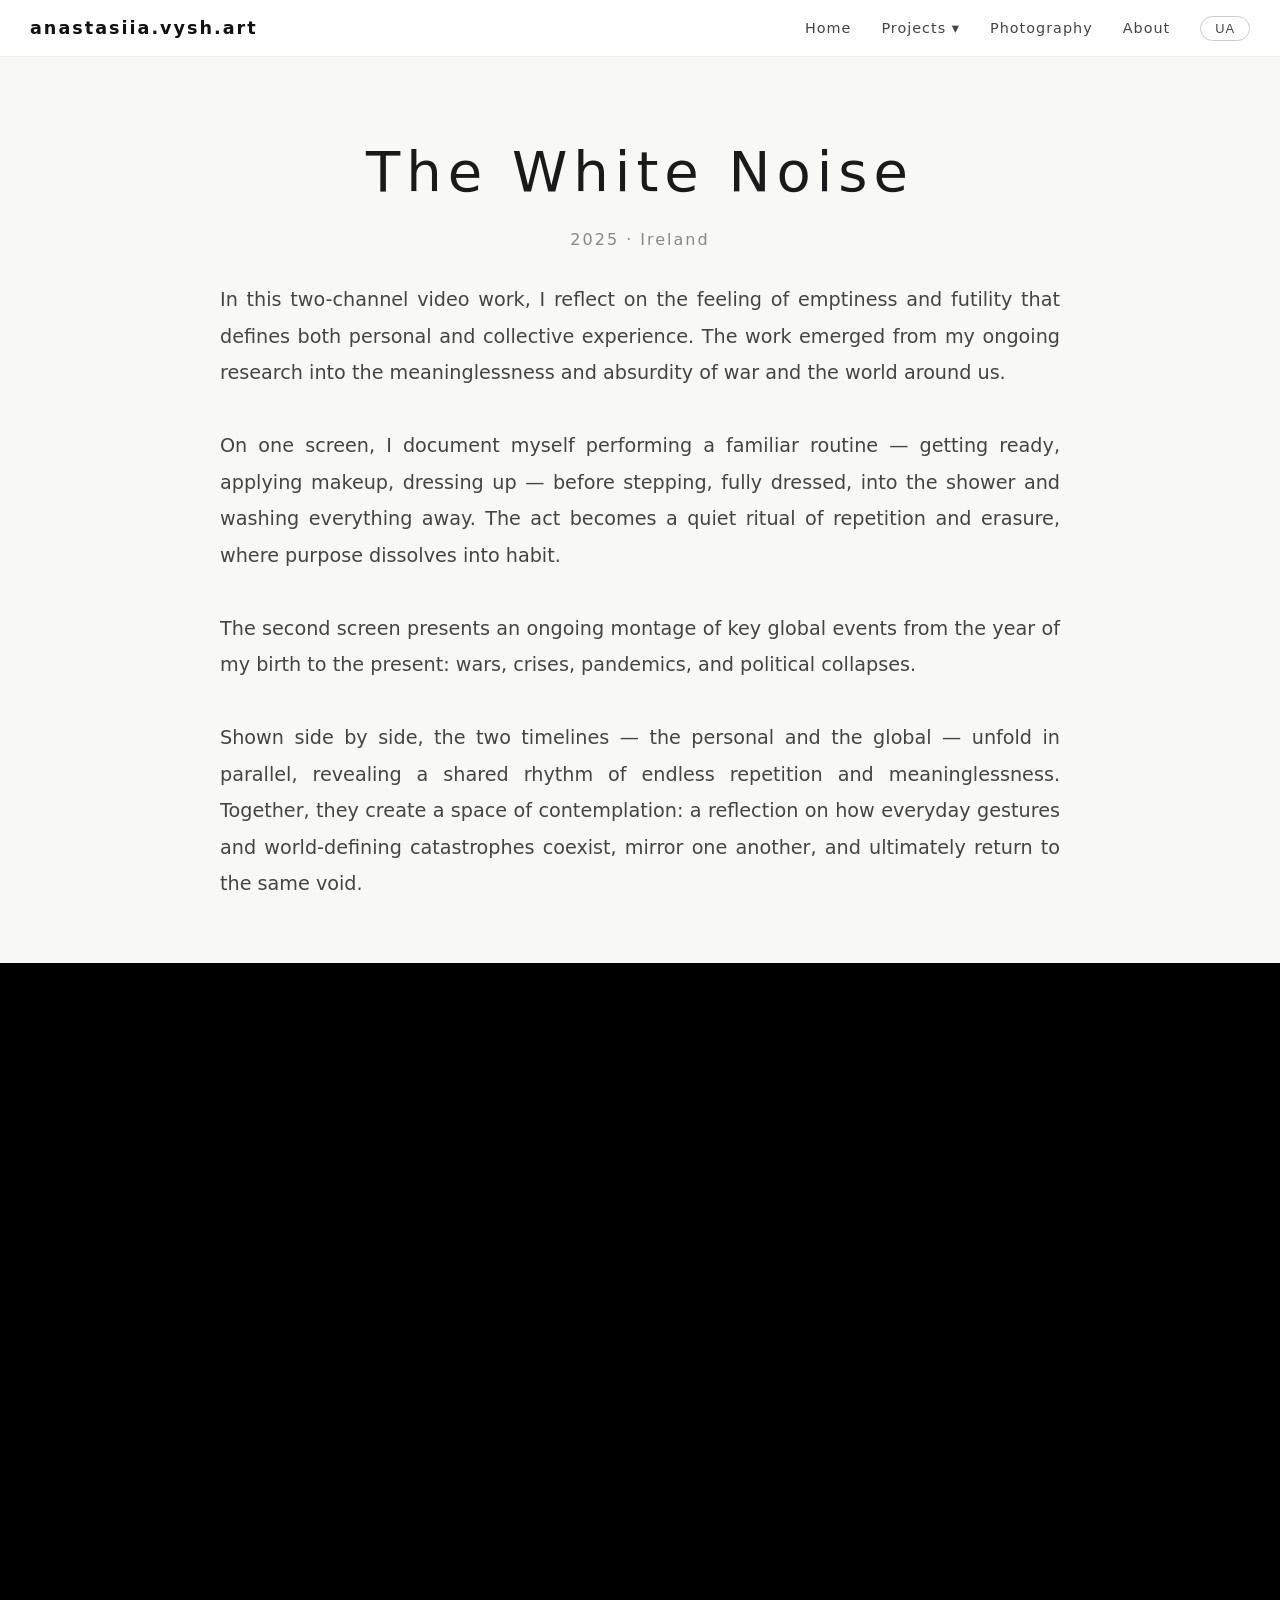
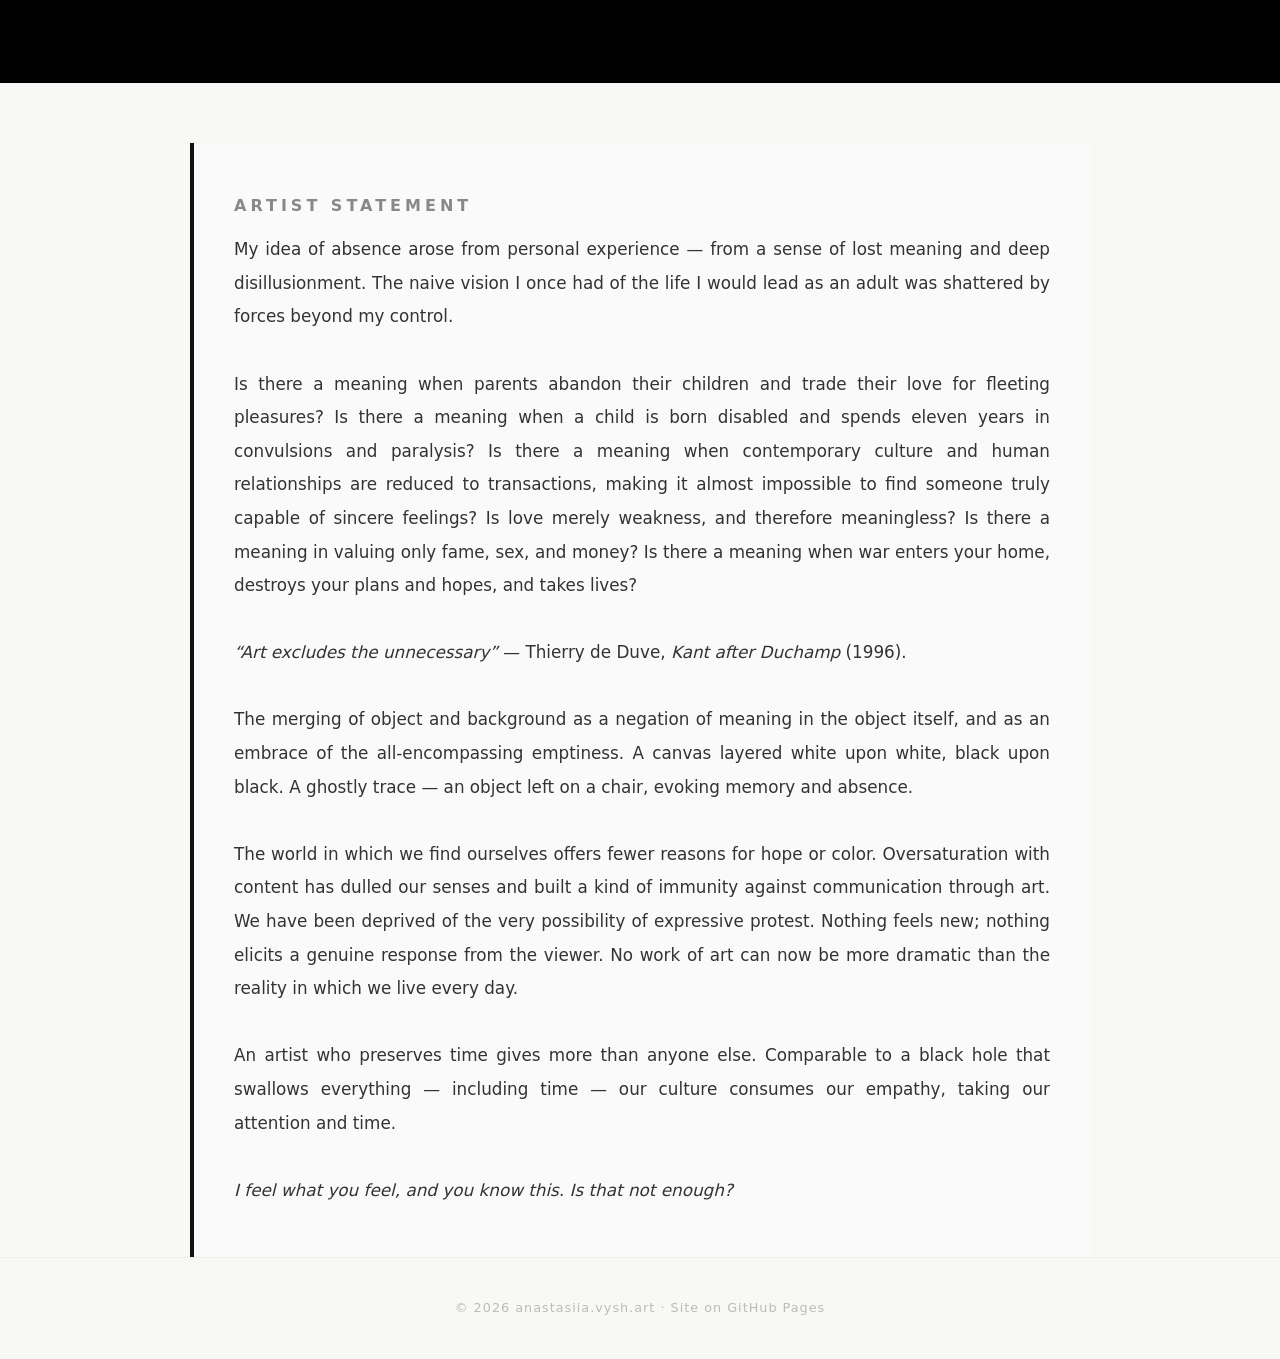
<file: white-noise.html>
<!DOCTYPE html>
<html lang="uk">
<head>
    <meta charset="UTF-8">
    <meta name="viewport" content="width=device-width, initial-scale=1.0">
    <title>The White Noise · 2025 · Ireland · anastasiia.vysh.art</title>
    <meta name="description" content="The White Noise — video work by Anastasiia Vyshnevska. Emptiness, repetition, and the void between personal and collective experience.">
    
    <meta property="og:title" content="The White Noise · 2025 · Ireland · anastasiia.vysh.art">
    <meta property="og:type" content="website">
    <meta property="og:url" content="https://Anastasiia-Vysh-Art.github.io/white-noise.html">
    <meta property="og:image" content="https://Anastasiia-Vysh-Art.github.io/images/white_noise_thumb.jpg">
    <meta id="og-description" property="og:description" content="The White Noise — video work exploring emptiness, repetition, and the void between personal and collective experience.">
    <meta name="description" id="meta-description" content="The White Noise — video work exploring emptiness, repetition, and the void between personal and collective experience.">

    <link rel="icon" href="favicon.ico?v=2" sizes="any">
    <link rel="icon" href="favicon.svg?v=2" type="image/svg+xml">
    <link rel="apple-touch-icon" href="apple-touch-icon.png?v=2">
    <link rel="icon" type="image/png" sizes="32x32" href="favicon-32x32.png?v=2">
    <link rel="icon" type="image/png" sizes="16x16" href="favicon-16x16.png?v=2">
    <link rel="stylesheet" href="style.css">
</head>
<body>

    <nav class="navbar">
        <div class="nav-container">
            <a href="index.html" class="logo">anastasiia.vysh.art</a>
            <ul class="nav-menu">
                <li><a href="index.html" data-lang="en">Home</a><a href="index.html" data-lang="uk" style="display:none;">Головна</a></li>
                
                <li class="dropdown">
                    <a href="#" data-lang="en" class="dropbtn">Projects ▾</a>
                    <a href="#" data-lang="uk" class="dropbtn" style="display:none;">Проєкти ▾</a>
                    <ul class="dropdown-content">
                        <li><a href="black-swan.html" data-lang="en">The Black Swan</a><a href="black-swan.html" data-lang="uk" style="display:none;">Чорний лебідь</a></li>
                        <li><a href="monumental.html" data-lang="en">Monumental</a><a href="monumental.html" data-lang="uk" style="display:none;">Монументальне</a></li>
                        <li><a href="disrupt.html" data-lang="en">DISRUPT</a><a href="disrupt.html" data-lang="uk" style="display:none;">DISRUPT</a></li>
                        <li><a href="white-noise.html" data-lang="en">The White Noise</a><a href="white-noise.html" data-lang="uk" style="display:none;">The White Noise</a></li>
                    </ul>
                </li>

                <li><a href="photography.html" data-lang="en">Photography</a><a href="photography.html" data-lang="uk" style="display:none;">Фотографія</a></li>
                <li><a href="about.html" data-lang="en">About</a><a href="about.html" data-lang="uk" style="display:none;">Про мене</a></li>
                <li><button id="lang-switch" class="lang-btn">UA</button></li>
            </ul>
        </div>
    </nav>

    <section class="project-section">

        <div class="project-intro">
            <h2>The White Noise</h2>
            <p class="project-meta" data-lang="en">2025 · Ireland</p>
            <p class="project-meta" data-lang="uk" style="display:none;">2025 · Ірландія</p>
            <p class="intro-text" data-lang="en">
                In this two-channel video work, I reflect on the feeling of emptiness and futility that defines both personal and collective experience. The work emerged from my ongoing research into the meaninglessness and absurdity of war and the world around us.
                <br><br>
                On one screen, I document myself performing a familiar routine — getting ready, applying makeup, dressing up — before stepping, fully dressed, into the shower and washing everything away. The act becomes a quiet ritual of repetition and erasure, where purpose dissolves into habit.
                <br><br>
                The second screen presents an ongoing montage of key global events from the year of my birth to the present: wars, crises, pandemics, and political collapses.
                <br><br>
                Shown side by side, the two timelines — the personal and the global — unfold in parallel, revealing a shared rhythm of endless repetition and meaninglessness. Together, they create a space of contemplation: a reflection on how everyday gestures and world-defining catastrophes coexist, mirror one another, and ultimately return to the same void.
            </p>
            <p class="intro-text" data-lang="uk" style="display:none;">
                У цій дворканальній відеороботі я розмірковую про відчуття порожнечі та марноти, яке визначає як особистий, так і колективний досвід. Робота виникла з мого дослідження безглуздості та абсурдності війни та світу навколо нас.
                <br><br>
                На одному екрані я документую себе, виконуючи звичний ритуал — готуюся, наношу макіяж, вдягаюся — а потім, повністю одягнена, заходжу в душ і змиваю все. Цей акт стає тихим ритуалом повторення та стирання, де мета розчиняється у звичці.
                <br><br>
                На другому екрані — безперервний монтаж ключових світових подій від року мого народження до сьогодення: війни, кризи, пандемії, політичні колапси.
                <br><br>
                Показані поруч, дві часові лінії — особиста та глобальна — розгортаються паралельно, виявляючи спільний ритм нескінченного повторення та безглуздості. Разом вони створюють простір для роздумів: про те, як повсякденні жести та світові катастрофи співіснують, віддзеркалюють одне одного і врешті повертаються до тієї самої порожнечі.
            </p>
        </div>

        <!-- Відео на всю ширину -->
        <div class="video-container full-width">
            <iframe src="https://player.vimeo.com/video/1140136219" 
                    width="100%" 
                    height="100%" 
                    frameborder="0" 
                    allow="autoplay; fullscreen; picture-in-picture" 
                    allowfullscreen>
            </iframe>
        </div>

        <div class="statement">
            <h4 data-lang="en">Artist Statement</h4>
            <h4 data-lang="uk" style="display:none;">Художнє висловлювання</h4>
            <p data-lang="en">
                My idea of absence arose from personal experience — from a sense of lost meaning and deep disillusionment. The naive vision I once had of the life I would lead as an adult was shattered by forces beyond my control.
                <br><br>
                Is there a meaning when parents abandon their children and trade their love for fleeting pleasures? Is there a meaning when a child is born disabled and spends eleven years in convulsions and paralysis? Is there a meaning when contemporary culture and human relationships are reduced to transactions, making it almost impossible to find someone truly capable of sincere feelings? Is love merely weakness, and therefore meaningless? Is there a meaning in valuing only fame, sex, and money? Is there a meaning when war enters your home, destroys your plans and hopes, and takes lives?
                <br><br>
                <em>“Art excludes the unnecessary”</em> — Thierry de Duve, <em>Kant after Duchamp</em> (1996).
                <br><br>
                The merging of object and background as a negation of meaning in the object itself, and as an embrace of the all-encompassing emptiness. A canvas layered white upon white, black upon black. A ghostly trace — an object left on a chair, evoking memory and absence.
                <br><br>
                The world in which we find ourselves offers fewer reasons for hope or color. Oversaturation with content has dulled our senses and built a kind of immunity against communication through art. We have been deprived of the very possibility of expressive protest. Nothing feels new; nothing elicits a genuine response from the viewer. No work of art can now be more dramatic than the reality in which we live every day.
                <br><br>
                An artist who preserves time gives more than anyone else. Comparable to a black hole that swallows everything — including time — our culture consumes our empathy, taking our attention and time.
                <br><br>
                <em>I feel what you feel, and you know this. Is that not enough?</em>
            </p>
            <p data-lang="uk" style="display:none;">
                Моя ідея відсутності виникла з особистого досвіду — з відчуття втраченого сенсу та глибокого розчарування. Наївне бачення життя, яке я колись мала, було зруйноване силами, що були поза моїм контролем.
                <br><br>
                Чи є сенс, коли батьки покидають своїх дітей і обмінюють любов на миттєві задоволення? Чи є сенс, коли дитина народжується з інвалідністю і проводить одинадцять років у конвульсіях та паралічі? Чи є сенс, коли сучасна культура та людські стосунки зводяться до транзакцій, і майже неможливо знайти когось, здатного на щирі почуття? Чи любов — це просто слабкість, а отже, безглуздя? Чи є сенс у тому, щоб цінувати лише славу, секс і гроші? Чи є сенс, коли війна входить у твій дім, руйнує плани та надії і забирає життя?
                <br><br>
                <em>“Мистецтво виключає зайве”</em> — Тьєррі де Дюв, <em>Кант після Дюшана</em> (1996).
                <br><br>
                Злиття об'єкта та фону як заперечення сенсу в самому об'єкті та як обіймання всеохопної порожнечі. Полотно, нашарування білого на біле, чорного на чорне. Примарний слід — предмет, залишений на стільці, що викликає пам'ять і відсутність.
                <br><br>
                Світ, у якому ми опинилися, дає дедалі менше підстав для надії чи кольору. Перенасичення контентом притупило наші почуття і створило своєрідний імунітет до спілкування через мистецтво. Нас позбавили самої можливості виразного протесту. Ніщо не здається новим; ніщо не викликає справжньої реакції у глядача. Жоден твір мистецтва не може бути драматичнішим за реальність, у якій ми живемо щодня.
                <br><br>
                Художник, який зберігає час, дає більше, ніж будь-хто інший. Подібно до чорної діри, що поглинає все — включно з часом — наша культура поглинає нашу емпатію, забираючи нашу увагу та час.
                <br><br>
                <em>Я відчуваю те, що відчуваєш ти, і ти це знаєш. Хіба цього недостатньо?</em>
            </p>
        </div>

    </section>

    <footer>
        <p data-lang="en">© 2026 anastasiia.vysh.art · Site on GitHub Pages</p>
        <p data-lang="uk" style="display:none;">© 2026 anastasiia.vysh.art · Сайт на GitHub Pages</p>
    </footer>

    <script>
        document.addEventListener('DOMContentLoaded', function() {
            const langBtn = document.getElementById('lang-switch');
            let currentLang = localStorage.getItem('lang') || 'en';

            function applyLanguage(lang) {
                document.querySelectorAll('[data-lang]').forEach(el => {
                    if (el.getAttribute('data-lang') === lang) {
                        el.style.display = '';
                    } else {
                        el.style.display = 'none';
                    }
                });
                document.querySelectorAll('.nav-menu a[data-lang]').forEach(el => {
                    if (el.getAttribute('data-lang') === lang) {
                        el.style.display = '';
                    } else {
                        el.style.display = 'none';
                    }
                });
                document.querySelectorAll('.dropdown-content a[data-lang]').forEach(el => {
                    if (el.getAttribute('data-lang') === lang) {
                        el.style.display = '';
                    } else {
                        el.style.display = 'none';
                    }
                });
                langBtn.textContent = lang === 'en' ? 'UA' : 'EN';

                const metaDesc = document.getElementById('meta-description');
                const ogDesc = document.getElementById('og-description');
                if (lang === 'en') {
                    metaDesc.content = "The White Noise — video work exploring emptiness, repetition, and the void between personal and collective experience.";
                    ogDesc.content = "The White Noise — video work exploring emptiness, repetition, and the void between personal and collective experience.";
                } else {
                    metaDesc.content = "The White Noise — відеоробота про порожнечу, повторення та порожнечу між особистим і колективним досвідом.";
                    ogDesc.content = "The White Noise — відеоробота про порожнечу, повторення та порожнечу між особистим і колективним досвідом.";
                }
            }

            applyLanguage(currentLang);

            langBtn.addEventListener('click', function() {
                const nextLang = currentLang === 'en' ? 'uk' : 'en';
                currentLang = nextLang;
                localStorage.setItem('lang', nextLang);
                applyLanguage(nextLang);
            });
        });

        document.querySelectorAll('.dropbtn').forEach(btn => {
            btn.addEventListener('click', function(e) {
                e.preventDefault();
                const parent = this.closest('.dropdown');
                parent.classList.toggle('active');
            });
        });
    </script>

</body>
</html>
</file>
<file: style.css>
/* ----- ОБЩІ НАСТРОЙКИ ----- */
* {
    margin: 0;
    padding: 0;
    box-sizing: border-box;
    scroll-behavior: smooth;
}

body {
    font-family: 'Segoe UI', Roboto, system-ui, -apple-system, sans-serif;
    background-color: #f8f8f6;
    color: #1a1a1a;
    line-height: 1.6;
}

/* ----- НАВІГАЦІЯ ----- */
.navbar {
    background: rgba(255, 255, 255, 0.92);
    backdrop-filter: blur(8px);
    padding: 14px 30px;
    position: sticky;
    top: 0;
    z-index: 100;
    border-bottom: 1px solid rgba(0, 0, 0, 0.05);
}

.nav-container {
    max-width: 1600px;
    margin: 0 auto;
    display: flex;
    justify-content: space-between;
    align-items: center;
}

.logo {
    font-size: 1.1rem;
    font-weight: 600;
    letter-spacing: 2px;
    text-decoration: none;
    color: #111;
}

.nav-menu {
    list-style: none;
    display: flex;
    gap: 30px;
    align-items: center;
}

.nav-menu a {
    text-decoration: none;
    color: #444;
    font-size: 0.9rem;
    letter-spacing: 1px;
    transition: color 0.2s;
    padding-bottom: 4px;
    border-bottom: 2px solid transparent;
}

.nav-menu a:hover {
    color: #000;
    border-bottom-color: #000;
}

.lang-btn {
    background: none;
    border: 1px solid #ccc;
    border-radius: 20px;
    padding: 4px 14px;
    font-size: 0.8rem;
    cursor: pointer;
    transition: 0.2s;
    color: #444;
    letter-spacing: 1px;
}

.lang-btn:hover {
    background: #111;
    color: #fff;
    border-color: #111;
}

/* ====================================================== */
/* ====== ВИПАДАЮЧИЙ СПИСОК (DROPDOWN) ====== */
/* ====================================================== */

.dropdown {
    position: relative;
    display: inline-block;
}

.dropbtn {
    cursor: pointer;
}

.dropdown-content {
    display: none;
    position: absolute;
    top: 100%;
    left: 0;
    background: rgba(255, 255, 255, 0.98);
    backdrop-filter: blur(8px);
    min-width: 200px;
    box-shadow: 0 8px 20px rgba(0, 0, 0, 0.1);
    border-radius: 8px;
    padding: 8px 0;
    z-index: 200;
    list-style: none;
    border: 1px solid rgba(0, 0, 0, 0.05);
}

.dropdown-content li {
    margin: 0;
    padding: 0;
}

.dropdown-content a {
    display: block;
    padding: 10px 20px;
    color: #444;
    text-decoration: none;
    font-size: 0.9rem;
    letter-spacing: 1px;
    transition: background 0.2s;
    border-bottom: none !important;
}

.dropdown-content a:hover {
    background: #f4f4f2;
    color: #000;
}

.dropdown:hover .dropdown-content {
    display: block;
}

/* ====================================================== */
/* ====== ГЕРОЙ З ТРИПТИХОМ (ГОЛОВНА) ====== */
/* ====================================================== */

.hero-triptych {
    display: grid;
    grid-template-columns: 1fr 1fr 1fr;
    position: relative;
    background: #000;
    min-height: 80vh;
    overflow: hidden;
}

.hero-triptych img {
    width: 100%;
    height: 80vh;
    object-fit: cover;
    opacity: 0.85;
    transition: transform 0.6s ease;
}

.hero-triptych img:hover {
    transform: scale(1.02);
}

.hero-overlay {
    position: absolute;
    top: 0;
    left: 0;
    width: 100%;
    height: 100%;
    display: flex;
    flex-direction: column;
    align-items: center;
    justify-content: center;
    text-align: center;
    background: rgba(0, 0, 0, 0.45);
    color: #fff;
    padding: 20px;
    pointer-events: none;
}

.hero-overlay h1 {
    font-size: 4.5rem;
    font-weight: 300;
    letter-spacing: 10px;
    margin-bottom: 10px;
    color: #fff;
    text-shadow: 0 2px 30px rgba(0, 0, 0, 0.9);
    word-wrap: break-word;
    max-width: 100%;
}

.hero-overlay .subtitle {
    font-size: 1.3rem;
    color: #eee;
    letter-spacing: 4px;
    font-weight: 300;
    text-shadow: 0 2px 20px rgba(0, 0, 0, 0.9);
}

.hero-overlay .hero-line {
    width: 60px;
    height: 2px;
    background: #fff;
    margin: 20px auto;
}

.hero-overlay .hero-desc {
    font-size: 1.1rem;
    color: #ddd;
    letter-spacing: 2px;
    text-shadow: 0 2px 20px rgba(0, 0, 0, 0.9);
}

.hero-overlay .hero-themes {
    margin-top: 20px;
    font-size: 1rem;
    color: #ccc;
    letter-spacing: 2px;
}

.hero-overlay .hero-themes span {
    background: rgba(255, 255, 255, 0.15);
    padding: 4px 16px;
    border-radius: 30px;
    margin: 0 4px;
    display: inline-block;
}

/* ====================================================== */
/* ====== ВИТРИНА ПРОЄКТІВ (ГОЛОВНА) ====== */
/* ====================================================== */

.projects-grid {
    display: grid;
    grid-template-columns: repeat(auto-fit, minmax(320px, 1fr));
    gap: 40px;
    max-width: 1400px;
    margin: 0 auto;
    padding: 60px 30px 80px;
}

.project-card {
    text-align: center;
    transition: transform 0.3s ease;
}

.project-card:hover {
    transform: translateY(-6px);
}

.project-card a {
    text-decoration: none;
    color: inherit;
}

.project-thumb {
    aspect-ratio: 2 / 3;
    overflow: hidden;
    background: #f0f0f0;
    margin-bottom: 16px;
}

.project-thumb img {
    width: 100%;
    height: 100%;
    object-fit: cover;
    display: block;
    transition: opacity 0.3s ease;
}

.project-card:hover .project-thumb img {
    opacity: 0.92;
}

.project-card h3 {
    font-size: 1.4rem;
    font-weight: 400;
    letter-spacing: 2px;
    margin-bottom: 4px;
}

.project-card p {
    font-size: 0.9rem;
    color: #888;
    letter-spacing: 1px;
}

/* ====================================================== */
/* ====== ABOUT (на головній) ====== */
/* ====================================================== */

.section {
    max-width: 1600px;
    margin: 0 auto;
    padding: 80px 30px;
}

.alt-bg {
    background: #f4f4f2;
    border-radius: 0;
    margin: 0;
    padding: 80px 30px;
}

.section h2 {
    font-size: 3rem;
    font-weight: 300;
    text-align: center;
    margin-bottom: 10px;
}

.about-wrapper {
    max-width: 700px;
    margin: 0 auto;
    text-align: justify;
    text-justify: inter-word;
    hyphens: auto;
    font-size: 1.1rem;
    line-height: 2;
    color: #444;
}

.about-wrapper a {
    color: #111;
    text-decoration: none;
    border-bottom: 1px solid #ccc;
}

.about-wrapper a:hover {
    border-bottom-color: #000;
}

/* ====================================================== */
/* ====== ПРОЄКТ "ЧОРНИЙ ЛЕБІДЬ" ====== */
/* ====================================================== */

.project-section {
    padding: 0;
    max-width: 100%;
}

.project-intro {
    max-width: 900px;
    margin: 0 auto 60px;
    padding: 0 30px;
    padding-top: 70px;
    text-align: center;
}

.project-intro h2 {
    font-size: 3.5rem;
    font-weight: 300;
    letter-spacing: 6px;
    margin-bottom: 20px;
}

/* ----- МЕТА-ДАНИ ПРОЄКТУ (РІК + КРАЇНА) ----- */
.project-meta {
    font-size: 1rem;
    color: #888;
    letter-spacing: 2px;
    margin-top: -10px;
    margin-bottom: 30px;
    font-weight: 300;
}

.intro-text {
    font-size: 1.2rem;
    color: #444;
    line-height: 1.9;
    text-align: justify;
    text-justify: inter-word;
    hyphens: auto;
}

.film-block h3,
.film-extra h3,
.digital-block h3 {
    font-size: 1.8rem;
    font-weight: 400;
    letter-spacing: 3px;
    text-align: center;
    margin-bottom: 20px;
    padding: 0 20px;
}

/* --- Триптих (сторінка) --- */
.film-block {
    margin-bottom: 60px;
}

.triptych {
    display: grid;
    grid-template-columns: 1fr 1fr 1fr;
    gap: 20px;
    max-width: 1400px;
    margin: 0 auto;
    padding: 0 20px;
}

.triptych-item {
    aspect-ratio: 1 / 1;
    overflow: hidden;
    background: #f8f8f6;
}

.triptych-item img {
    width: 100%;
    height: 100%;
    object-fit: contain;
    object-position: center;
    display: block;
    cursor: pointer;
    transition: transform 0.3s ease;
}

.triptych-item img:hover {
    transform: scale(1.02);
}

/* --- Додаткові плівкові --- */
.film-extra {
    margin-bottom: 60px;
}

.film-extra-grid {
    display: grid;
    grid-template-columns: 1fr 1fr;
    gap: 20px;
    max-width: 1200px;
    margin: 0 auto;
    padding: 0 20px;
}

.film-extra-item {
    aspect-ratio: 2 / 3;
    overflow: hidden;
    background: #f8f8f6;
}

.film-extra-item img {
    width: 100%;
    height: 100%;
    object-fit: contain;
    object-position: center;
    display: block;
    cursor: pointer;
    transition: transform 0.3s ease;
}

.film-extra-item img:hover {
    transform: scale(1.02);
}

/* --- Цифрова серія --- */
.digital-block {
    margin-bottom: 60px;
}

.digital-flex-container {
    display: flex;
    flex-wrap: wrap;
    justify-content: center;
    gap: 20px;
    max-width: 1200px;
    margin: 0 auto;
    padding: 0 20px;
}

.digital-item {
    flex: 0 0 calc(33.333% - 20px);
    max-width: calc(33.333% - 20px);
    aspect-ratio: 2 / 3;
    overflow: hidden;
    background: #f8f8f6;
}

.digital-item img {
    width: 100%;
    height: 100%;
    object-fit: cover;
    object-position: center;
    display: block;
    cursor: pointer;
    transition: transform 0.3s ease;
}

.digital-item img:hover {
    transform: scale(1.02);
}

/* --- Artist Statement --- */
.statement {
    max-width: 900px;
    margin: 60px auto 0;
    padding: 50px 40px;
    background: #fafafa;
    border-left: 4px solid #111;
}

.statement h4 {
    font-size: 1rem;
    letter-spacing: 4px;
    text-transform: uppercase;
    color: #888;
    margin-bottom: 15px;
}

.statement p {
    font-size: 1.05rem;
    line-height: 2;
    color: #333;
    text-align: justify;
    text-justify: inter-word;
    hyphens: auto;
}

.credit {
    text-align: center;
    font-size: 0.9rem;
    color: #888;
    letter-spacing: 1px;
    margin-top: 40px;
    padding: 0 20px;
}

/* ====================================================== */
/* ====== MONUMENTAL (СІТКА) ====== */
/* ====================================================== */

.monumental-grid {
    display: flex;
    flex-wrap: wrap;
    gap: 20px;
    max-width: 1400px;
    margin: 0 auto;
    padding: 0 20px;
}

.monumental-item {
    overflow: hidden;
    background: #f8f8f6;
}

.monumental-item.vertical {
    flex: 1 1 calc(50% - 20px);
    aspect-ratio: 2 / 3;
}

.monumental-item.horizontal {
    flex: 1 1 calc(33.333% - 20px);
    aspect-ratio: 3 / 2;
}

.monumental-item img {
    width: 100%;
    height: 100%;
    object-fit: cover;
    display: block;
    cursor: pointer;
    transition: transform 0.3s ease;
}

.monumental-item img:hover {
    transform: scale(1.02);
}

/* ====================================================== */
/* ====== СТОРІНКА DISRUPT (СІТКА) ====== */
/* ====================================================== */

.disrupt-grid {
    display: grid;
    grid-template-columns: repeat(auto-fit, minmax(280px, 1fr));
    gap: 20px;
    max-width: 1400px;
    margin: 0 auto;
    padding: 0 20px;
}

.disrupt-item {
    aspect-ratio: 2 / 3;
    overflow: hidden;
    background: #f8f8f6;
}

.disrupt-item img {
    width: 100%;
    height: 100%;
    object-fit: cover;
    display: block;
    cursor: pointer;
    transition: transform 0.3s ease;
}

.disrupt-item img:hover {
    transform: scale(1.02);
}

/* ====================================================== */
/* ====== ЗАГАЛЬНА ГАЛЕРЕЯ (PHOTOGRAPHY) ====== */
/* ====================================================== */

.film-photography-grid {
    display: grid;
    grid-template-columns: repeat(auto-fit, minmax(280px, 1fr));
    gap: 20px;
    max-width: 1400px;
    margin: 0 auto;
    padding: 0 20px;
}

.film-photo-item {
    aspect-ratio: 2 / 3;
    overflow: hidden;
    background: #f8f8f6;
}

.film-photo-item img {
    width: 100%;
    height: 100%;
    object-fit: contain;
    object-position: center;
    display: block;
    cursor: pointer;
    transition: transform 0.3s ease;
}

.film-photo-item img:hover {
    transform: scale(1.02);
}

/* ----- ТЕГИ (ХЕШТЕГИ) ----- */
.photo-meta {
    font-size: 0.75rem;
    color: #999;
    letter-spacing: 0.5px;
    text-align: center;
    margin-top: 6px;
    padding: 0 4px;
    font-weight: 300;
}

/* ====================================================== */
/* ====== ВІДЕО (СТОРІНКА ПРОЄКТУ ТА ГОЛОВНА) ====== */
/* ====================================================== */

.video-container {
    position: relative;
    padding-bottom: 56.25%; /* 16:9 */
    height: 0;
    overflow: hidden;
    max-width: 100%;
    background: #000;
    margin: 30px auto;
    border-radius: 4px;
}

.video-container iframe {
    position: absolute;
    top: 0;
    left: 0;
    width: 100%;
    height: 100%;
}

.video-container.full-width {
    max-width: 100%;
    width: 100%;
    border-radius: 0;
    margin: 20px 0;
}

.video-container.featured {
    max-width: 100%;
    border-radius: 0;
    margin: 20px 0;
}

.video-desc {
    text-align: center;
    color: #666;
    font-size: 1rem;
    letter-spacing: 1px;
    max-width: 700px;
    margin: 0 auto 20px;
}

.video-footer {
    text-align: center;
    margin-top: 20px;
}

.btn-secondary {
    display: inline-block;
    background: transparent;
    color: #111;
    padding: 10px 30px;
    border: 1px solid #ccc;
    border-radius: 40px;
    text-decoration: none;
    letter-spacing: 2px;
    font-size: 0.9rem;
    transition: 0.3s;
}

.btn-secondary:hover {
    background: #111;
    color: #fff;
    border-color: #111;
}

.featured-video {
    padding-top: 40px;
    padding-bottom: 60px;
    max-width: 100%;
    padding-left: 0;
    padding-right: 0;
}

.featured-video h2 {
    font-size: 2.8rem;
    font-weight: 300;
    letter-spacing: 6px;
    margin-bottom: 10px;
    text-align: center;
}

/* ====================================================== */
/* ====== МОДАЛЬНЕ ВІКНО (ЗБІЛЬШЕННЯ ФОТО) ====== */
/* ====================================================== */

.modal {
    display: none;
    position: fixed;
    z-index: 1000;
    left: 0;
    top: 0;
    width: 100%;
    height: 100%;
    background: rgba(0, 0, 0, 0.85);
    align-items: center;
    justify-content: center;
    padding: 30px;
    box-sizing: border-box;
}

.modal-content {
    max-width: 90%;
    max-height: 90%;
    object-fit: contain;
    border-radius: 0;
    box-shadow: 0 20px 60px rgba(0, 0, 0, 0.8);
}

.modal-close {
    position: absolute;
    top: 30px;
    right: 50px;
    color: #fff;
    font-size: 3rem;
    font-weight: 300;
    cursor: pointer;
    transition: 0.2s;
    line-height: 1;
}

.modal-close:hover {
    color: #ccc;
    transform: scale(1.2);
}

/* ====================================================== */
/* ====== ПІДВАЛ ====== */
/* ====================================================== */

footer {
    text-align: center;
    padding: 40px 20px;
    color: #bbb;
    font-size: 0.8rem;
    letter-spacing: 1px;
    border-top: 1px solid #eee;
}

/* ====================================================== */
/* ====== АДАПТАЦІЯ ====== */
/* ====================================================== */

@media (max-width: 768px) {
    .nav-container {
        flex-direction: column;
        gap: 10px;
    }
    .nav-menu {
        gap: 16px;
        flex-wrap: wrap;
        justify-content: center;
    }

    .dropdown-content {
        position: static;
        box-shadow: none;
        border: none;
        background: transparent;
        padding: 0;
        backdrop-filter: none;
    }
    .dropdown-content a {
        padding: 8px 16px;
        font-size: 0.85rem;
    }
    .dropdown:hover .dropdown-content {
        display: none;
    }
    .dropdown-content {
        display: none;
    }
    .dropdown.active .dropdown-content {
        display: block;
    }

    .hero-triptych {
        grid-template-columns: 1fr;
        min-height: 70vh;
    }
    .hero-triptych img {
        height: 70vh;
    }

    .hero-overlay h1 {
        font-size: 2.2rem;
        letter-spacing: 4px;
        word-wrap: break-word;
        max-width: 90%;
        margin: 0 auto;
        line-height: 1.2;
    }

    .hero-overlay .subtitle {
        font-size: 1rem;
        letter-spacing: 2px;
    }

    .projects-grid {
        grid-template-columns: repeat(2, 1fr);
        gap: 24px;
        padding: 40px 16px 60px;
    }
    .project-card h3 {
        font-size: 1.1rem;
    }

    .section h2 {
        font-size: 2.2rem;
    }
    .about-wrapper {
        text-align: left;
    }

    .project-intro h2 {
        font-size: 2.5rem;
    }
    .intro-text {
        font-size: 1.05rem;
    }
    .project-meta {
        font-size: 0.9rem;
        margin-top: -5px;
        margin-bottom: 20px;
    }
    .triptych {
        grid-template-columns: 1fr;
        gap: 16px;
        padding: 0 10px;
    }
    .film-extra-grid {
        grid-template-columns: 1fr;
        padding: 0 10px;
    }
    .digital-item {
        flex: 0 0 calc(50% - 10px);
        max-width: calc(50% - 10px);
    }
    .statement {
        padding: 30px 20px;
    }

    .film-photography-grid {
        grid-template-columns: repeat(2, 1fr);
        gap: 12px;
        padding: 0 10px;
    }

    .monumental-item.vertical {
        flex: 1 1 calc(50% - 10px);
        aspect-ratio: 2 / 3;
    }
    .monumental-item.horizontal {
        flex: 1 1 calc(50% - 10px);
        aspect-ratio: 3 / 2;
    }
    .monumental-grid {
        gap: 12px;
        padding: 0 10px;
    }

    .disrupt-grid {
        grid-template-columns: repeat(2, 1fr);
        gap: 12px;
        padding: 0 10px;
    }

    .modal-close {
        top: 20px;
        right: 30px;
        font-size: 2.5rem;
    }

    .featured-video h2 {
        font-size: 2rem;
    }
    .video-container {
        margin: 20px auto;
    }
    .btn-secondary {
        padding: 8px 20px;
        font-size: 0.8rem;
    }
    .video-desc {
        padding: 0 20px;
        font-size: 0.9rem;
    }
}

@media (max-width: 480px) {
    .hero-overlay h1 {
        font-size: 1.6rem;
        letter-spacing: 2px;
        max-width: 95%;
    }

    .projects-grid {
        grid-template-columns: 1fr 1fr;
        gap: 16px;
        padding: 30px 12px 50px;
    }
    .project-thumb {
        aspect-ratio: 1 / 1;
    }
    .project-card h3 {
        font-size: 1rem;
    }
    .project-card p {
        font-size: 0.75rem;
    }

    .film-photography-grid {
        grid-template-columns: 1fr 1fr;
        gap: 10px;
    }

    .monumental-item.vertical {
        flex: 1 1 100%;
        aspect-ratio: 2 / 3;
    }
    .monumental-item.horizontal {
        flex: 1 1 100%;
        aspect-ratio: 3 / 2;
    }

    .disrupt-grid {
        grid-template-columns: 1fr 1fr;
        gap: 10px;
    }
}

@media (min-width: 1400px) {
    .triptych {
        max-width: 1400px;
    }
    .film-extra-grid {
        max-width: 1000px;
    }
    .digital-flex-container {
        max-width: 1200px;
    }
    .film-photography-grid {
        max-width: 1400px;
    }
    .monumental-grid {
        max-width: 1400px;
    }
    .disrupt-grid {
        max-width: 1400px;
    }
}
</file>
